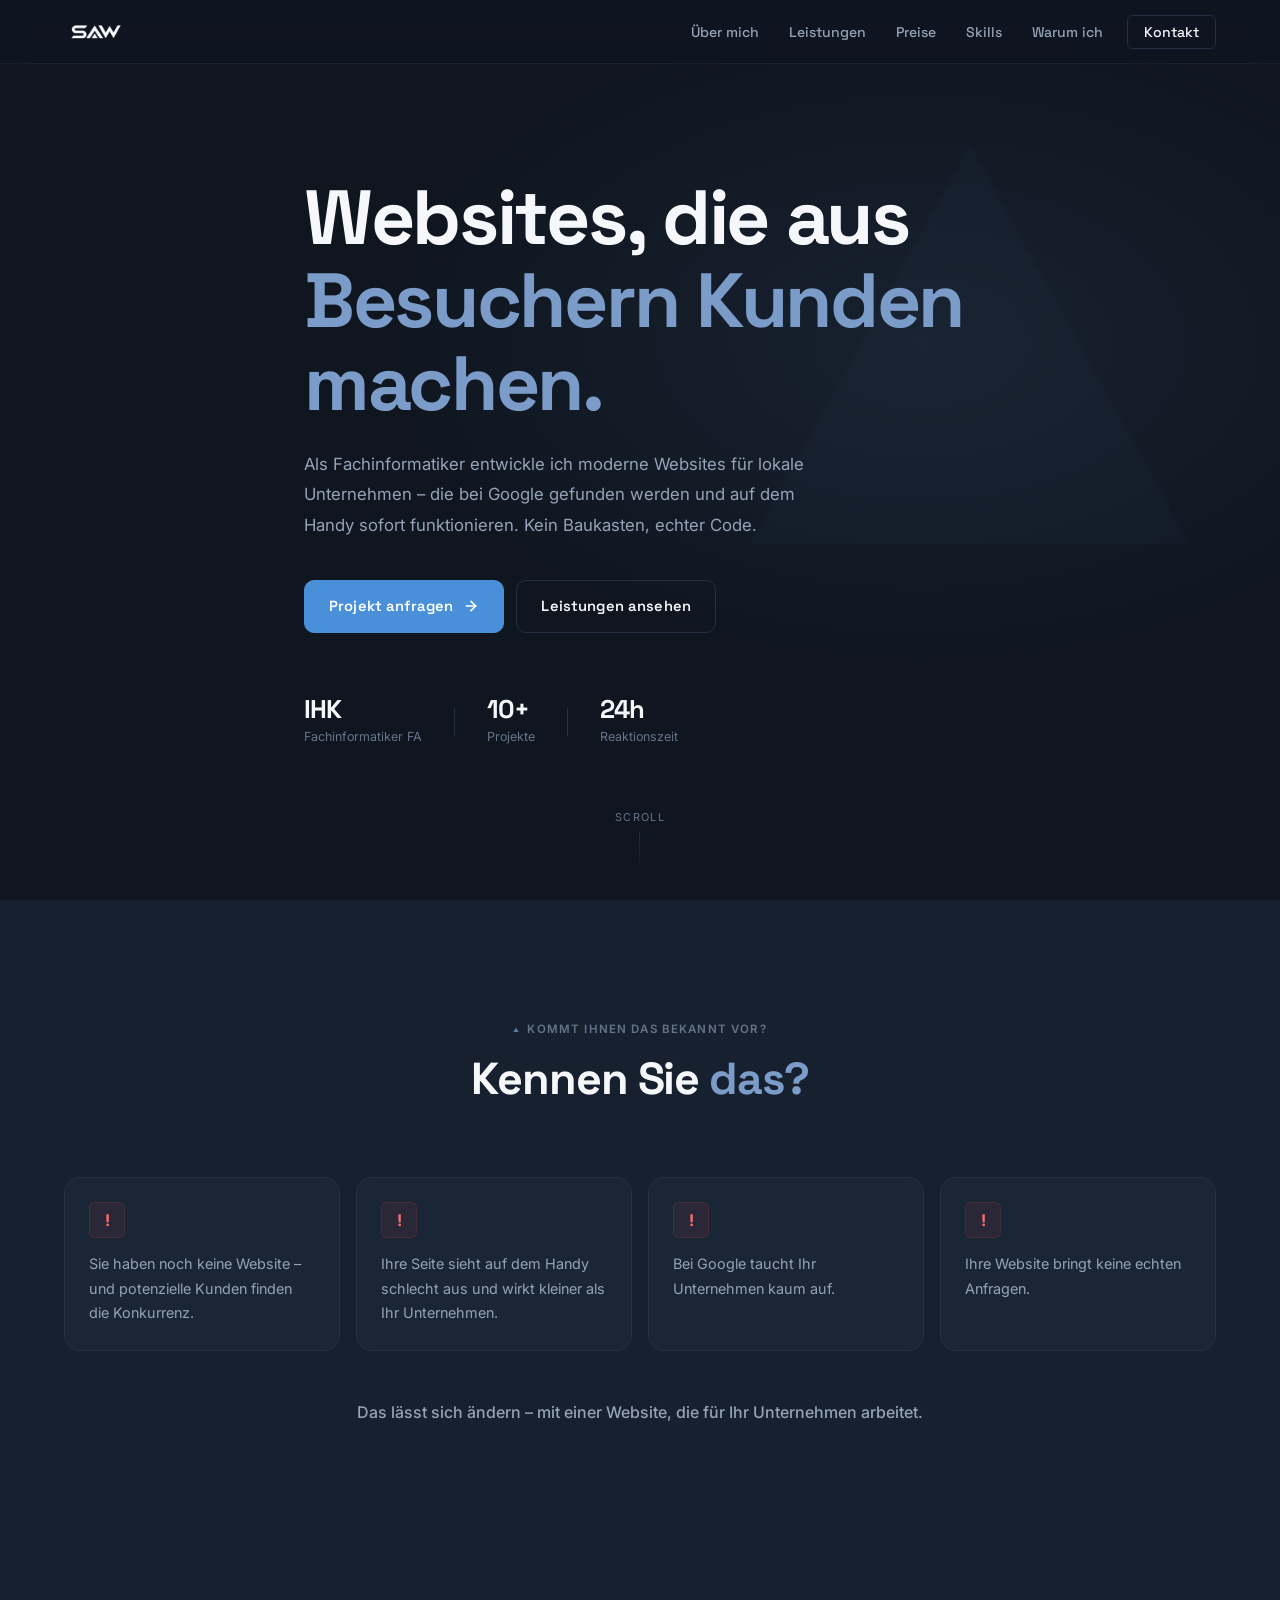
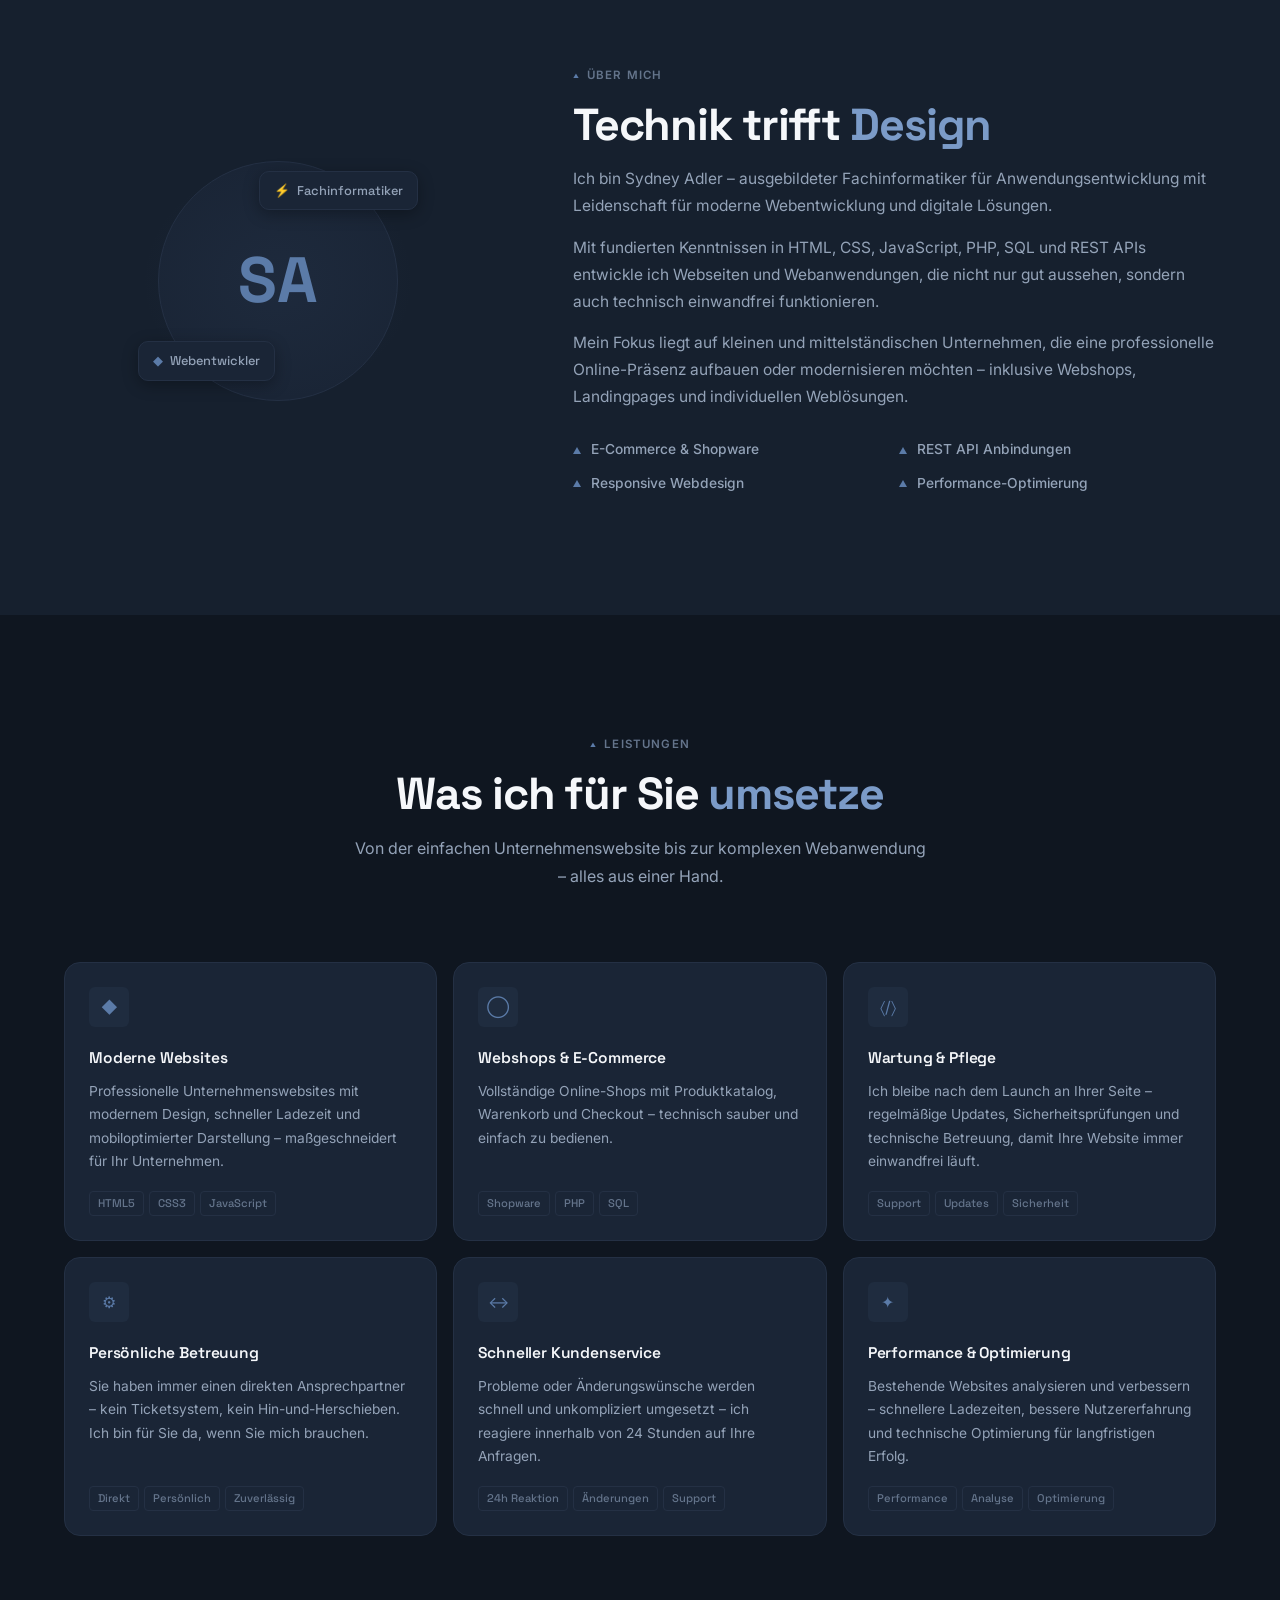
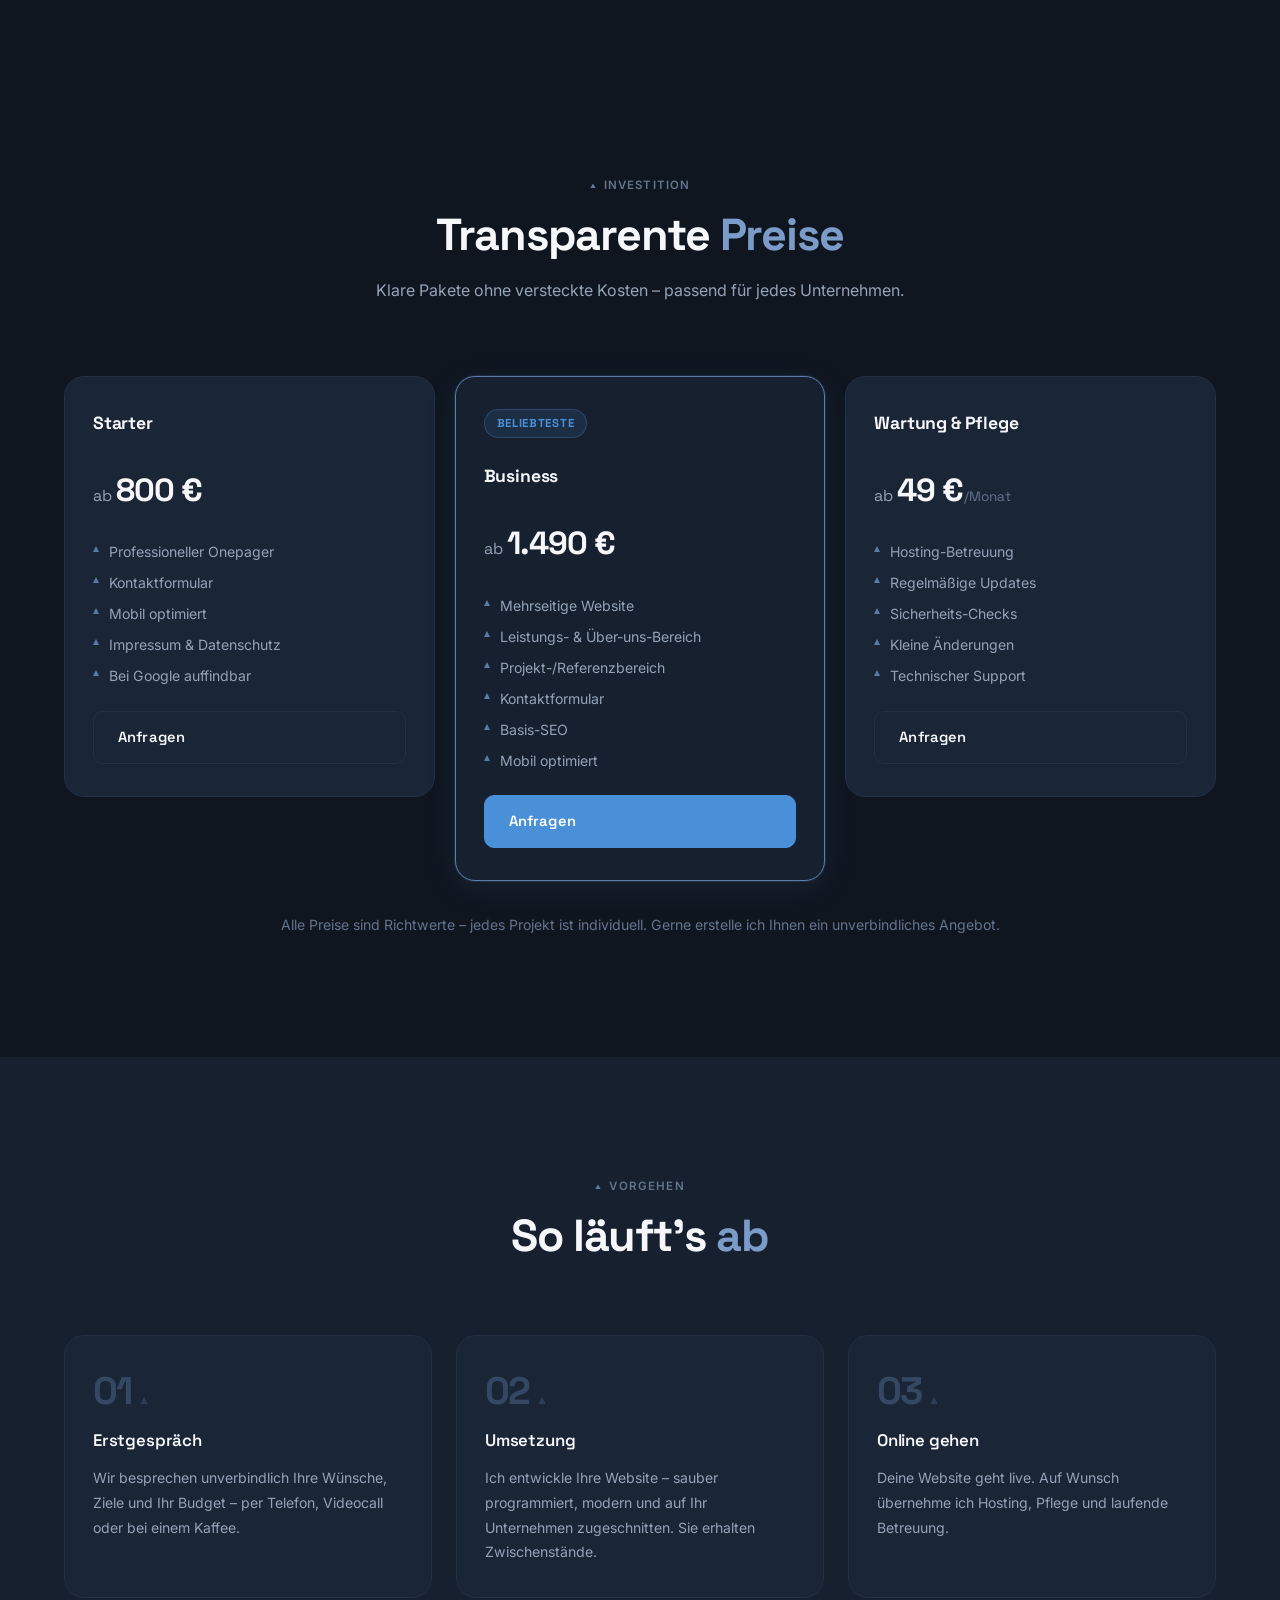
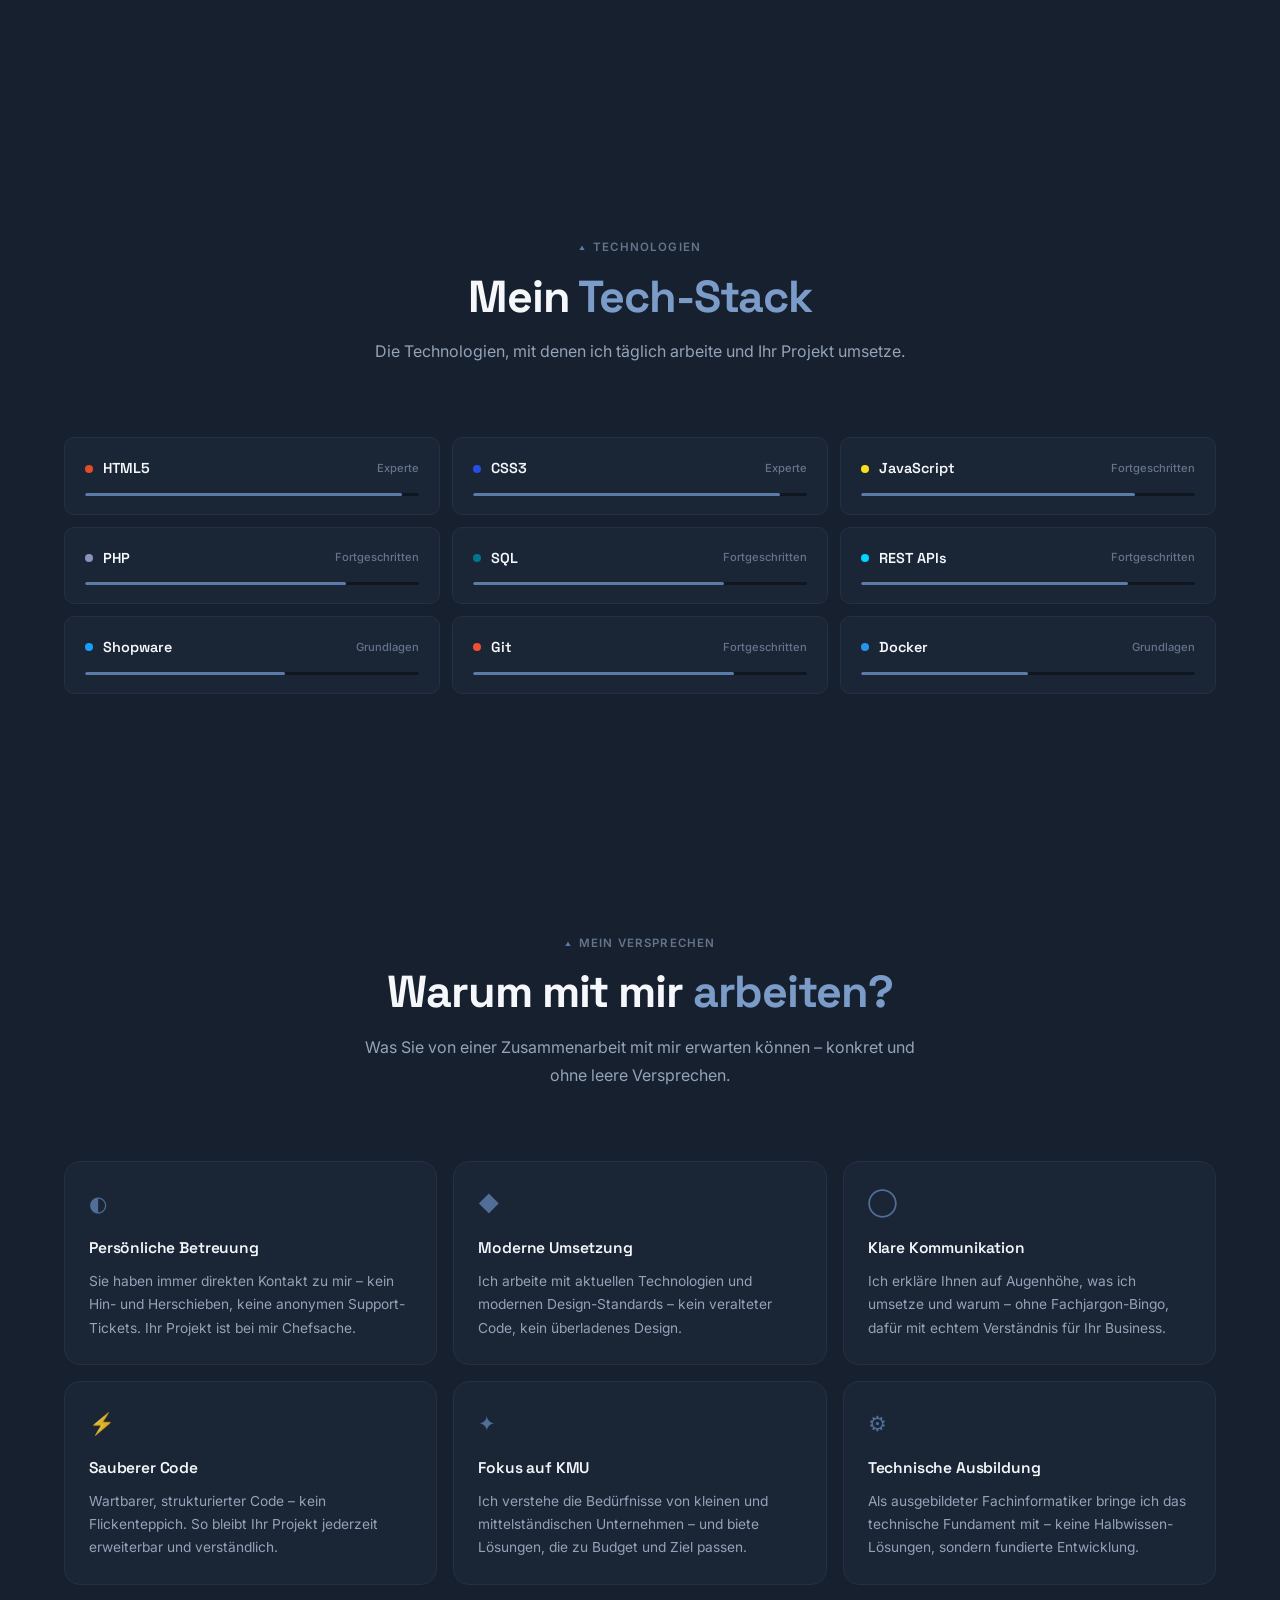
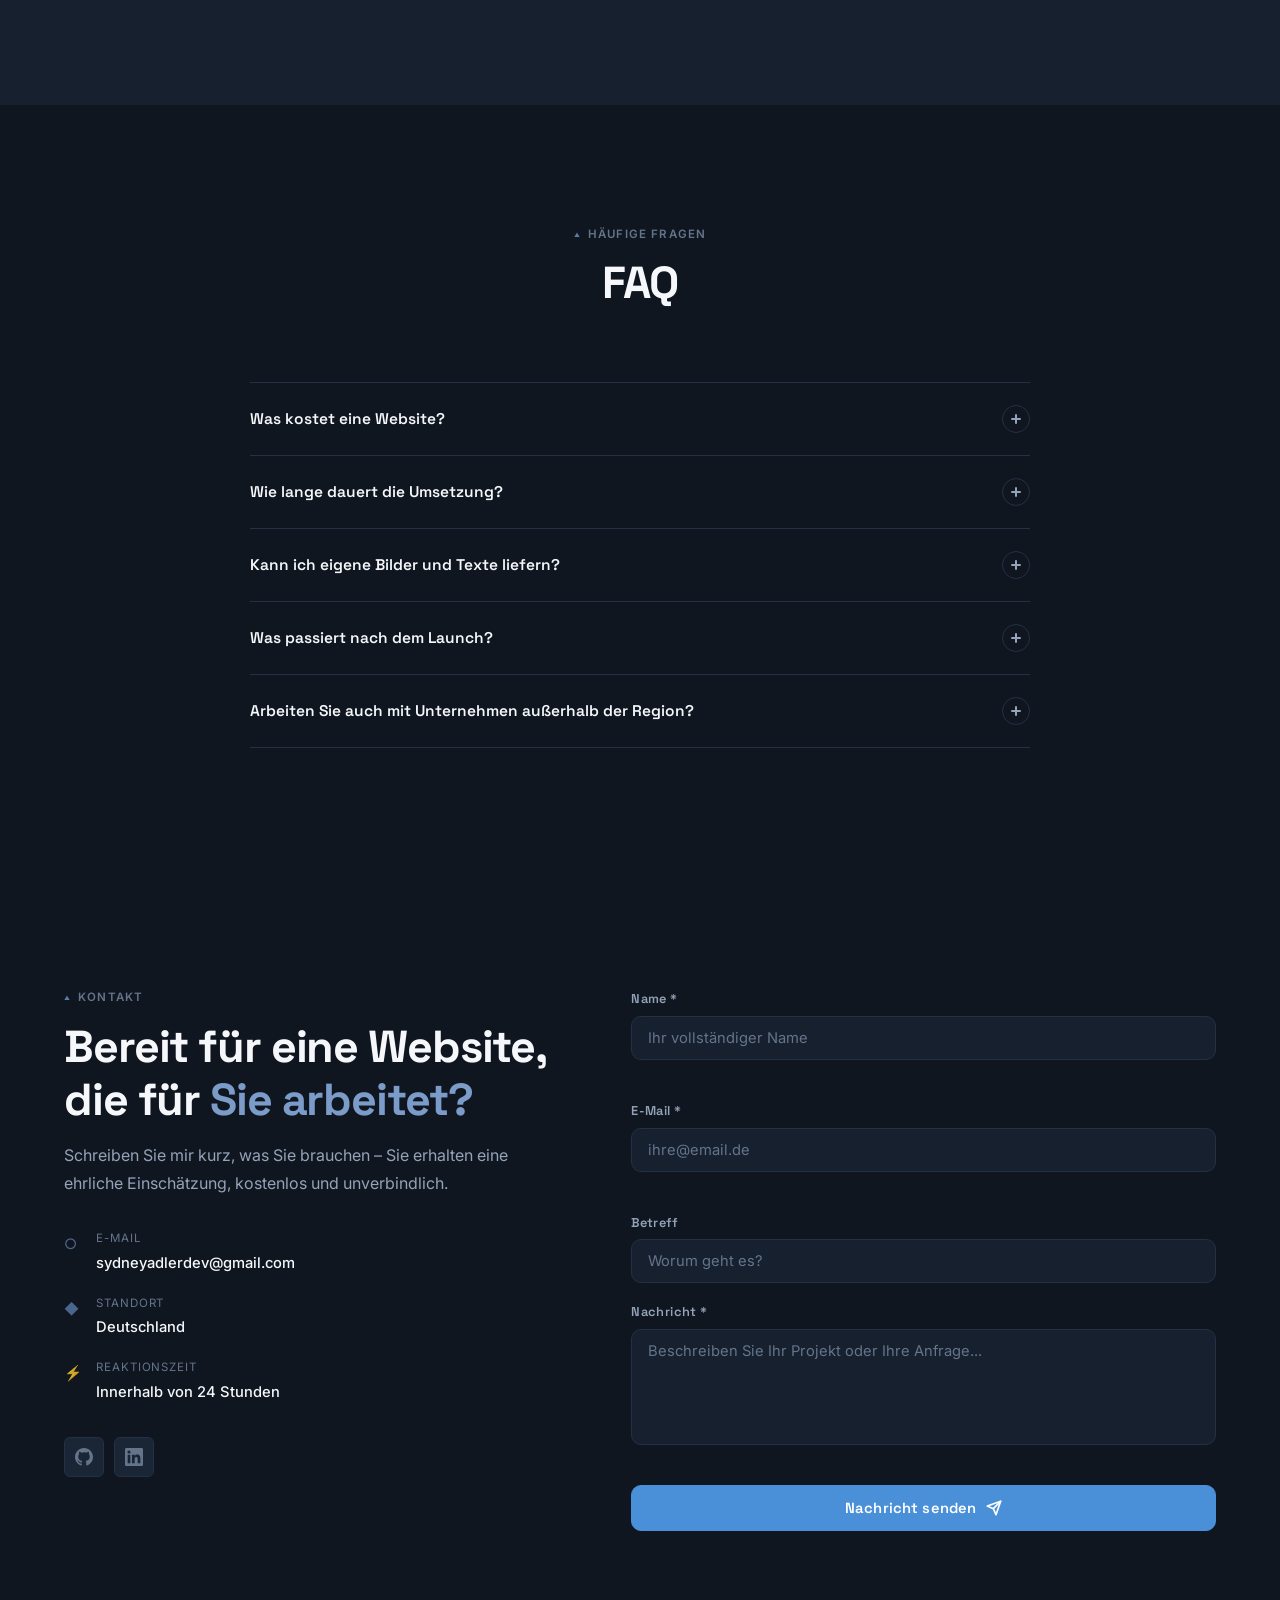
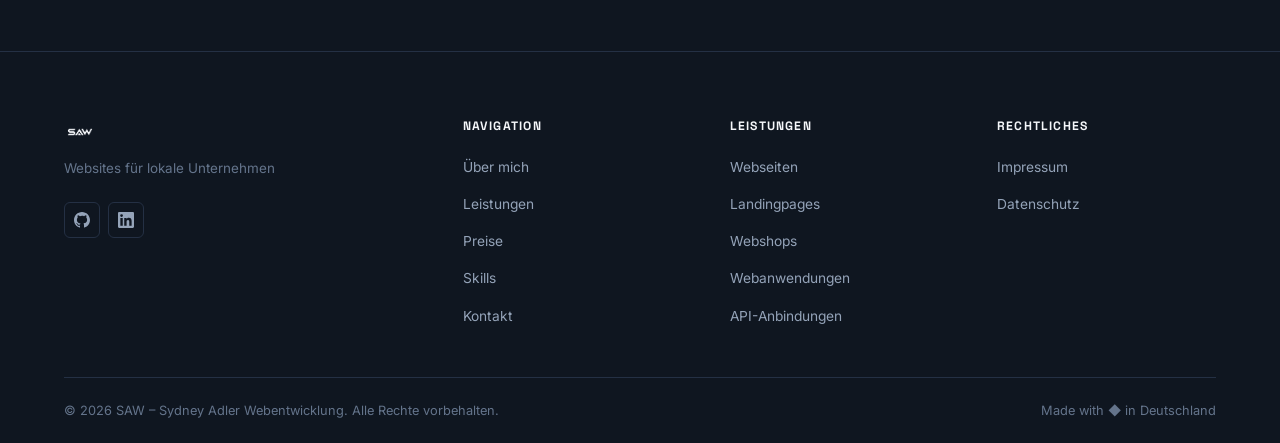
<file: Portfolio/index.html>
<!DOCTYPE html>
<html lang="de">
<head>
  <meta charset="UTF-8" />
  <meta name="viewport" content="width=device-width, initial-scale=1.0, viewport-fit=cover" />
  <meta name="description" content="SAW – Sydney Adler Webentwicklung: Professionelle Websites für lokale Unternehmen. Modernes Webdesign, das bei Google gefunden wird und auf dem Handy einwandfrei läuft." />
  <title>SAW – Sydney Adler Webentwicklung | Websites für lokale Unternehmen</title>
  <meta property="og:title" content="SAW – Sydney Adler Webentwicklung" />
  <meta property="og:site_name" content="SAW – Sydney Adler Webentwicklung" />
  <meta property="og:description" content="Professionelle Websites für lokale Unternehmen – modern, mobiloptimiert und bei Google auffindbar." />
  <meta property="og:type" content="website" />
  <meta property="og:url" content="https://sydney-adler.com" />
  <link rel="preconnect" href="https://fonts.googleapis.com" />
  <link rel="preconnect" href="https://fonts.gstatic.com" crossorigin />
  <link href="https://fonts.googleapis.com/css2?family=Space+Grotesk:wght@300;400;500;600;700&family=Inter:wght@300;400;500;600&display=swap" rel="stylesheet" />
  <link rel="stylesheet" href="style.css" />
  <link rel="icon" type="image/svg+xml" href="favicon.svg" />
</head>
<body>

  <!-- NAVBAR -->
  <nav class="navbar" id="navbar">
    <div class="navbar__container">
      <a href="#home" class="navbar__logo">
        <img src="assets/saw-logo.png" alt="SAW – Sydney Adler Webentwicklung" class="navbar__logo-img" />
      </a>
      <ul class="navbar__menu" id="navbar-menu">
        <li><a href="#about" class="navbar__link">Über mich</a></li>
        <li><a href="#services" class="navbar__link">Leistungen</a></li>
        <li><a href="#pricing" class="navbar__link">Preise</a></li>
        <li><a href="#skills" class="navbar__link">Skills</a></li>
        <li><a href="#why-me" class="navbar__link">Warum ich</a></li>
        <li><a href="#contact" class="navbar__link navbar__link--cta">Kontakt</a></li>
      </ul>
      <button class="navbar__toggle" id="navbar-toggle" aria-label="Menü öffnen" aria-expanded="false">
        <span></span><span></span><span></span>
      </button>
    </div>
  </nav>

  <!-- MOBILE OVERLAY -->
  <div class="mobile-overlay" id="mobile-overlay">
    <button class="mobile-overlay__close" id="mobile-overlay-close" aria-label="Menü schließen">&#10005;</button>
    <ul class="mobile-overlay__menu">
      <li><a href="#about" class="mobile-overlay__link">Über mich</a></li>
      <li><a href="#services" class="mobile-overlay__link">Leistungen</a></li>
      <li><a href="#pricing" class="mobile-overlay__link">Preise</a></li>
      <li><a href="#skills" class="mobile-overlay__link">Skills</a></li>
      <li><a href="#why-me" class="mobile-overlay__link">Warum ich</a></li>
      <li><a href="#contact" class="mobile-overlay__link mobile-overlay__link--cta">Kontakt</a></li>
    </ul>
    <p class="mobile-overlay__brand">SAW – Sydney Adler Webentwicklung</p>
  </div>

  <!-- HERO -->
  <section id="home" class="hero">
    <div class="container hero__content">
<h1 class="hero__title animate-fade-up" style="animation-delay:0.12s">
        Websites, die aus<br />
        <span class="gradient-text">Besuchern Kunden machen.</span>
      </h1>
      <p class="hero__subtitle animate-fade-up" style="animation-delay:0.24s">
        Als Fachinformatiker entwickle ich moderne Websites für lokale Unternehmen – die bei Google gefunden werden und auf dem Handy sofort funktionieren. Kein Baukasten, echter Code.
      </p>
      <div class="hero__buttons animate-fade-up" style="animation-delay:0.36s">
        <a href="#contact" class="btn btn--primary">
          <span>Projekt anfragen</span>
          <svg width="16" height="16" viewBox="0 0 24 24" fill="none" stroke="currentColor" stroke-width="2.5" stroke-linecap="round" stroke-linejoin="round"><line x1="5" y1="12" x2="19" y2="12"/><polyline points="12 5 19 12 12 19"/></svg>
        </a>
        <a href="#services" class="btn btn--secondary">Leistungen ansehen</a>
      </div>
      <div class="hero__stats animate-fade-up" style="animation-delay:0.48s">
        <div class="hero__stat">
          <span class="hero__stat-number">IHK</span>
          <span class="hero__stat-label">Fachinformatiker FA</span>
        </div>
        <div class="hero__stat-divider"></div>
        <div class="hero__stat">
          <span class="hero__stat-number">10+</span>
          <span class="hero__stat-label">Projekte</span>
        </div>
        <div class="hero__stat-divider"></div>
        <div class="hero__stat">
          <span class="hero__stat-number">24h</span>
          <span class="hero__stat-label">Reaktionszeit</span>
        </div>
      </div>
    </div>
    <div class="hero__scroll-indicator">
      <span class="hero__scroll-text">Scroll</span>
      <div class="hero__scroll-line"></div>
    </div>
  </section>

  <!-- PAIN POINTS -->
  <section id="pain-points" class="pain-points section">
    <div class="container">
      <div class="section__header scroll-reveal">
        <div class="section__label">Kommt Ihnen das bekannt vor?</div>
        <h2 class="section__title">Kennen Sie <span class="gradient-text">das?</span></h2>
      </div>
      <div class="pain-points__grid">
        <div class="pain-card scroll-reveal">
          <div class="pain-card__icon">&#33;</div>
          <p class="pain-card__text">Sie haben noch keine Website – und potenzielle Kunden finden die Konkurrenz.</p>
        </div>
        <div class="pain-card scroll-reveal" style="transition-delay:0.1s">
          <div class="pain-card__icon">&#33;</div>
          <p class="pain-card__text">Ihre Seite sieht auf dem Handy schlecht aus und wirkt kleiner als Ihr Unternehmen.</p>
        </div>
        <div class="pain-card scroll-reveal" style="transition-delay:0.2s">
          <div class="pain-card__icon">&#33;</div>
          <p class="pain-card__text">Bei Google taucht Ihr Unternehmen kaum auf.</p>
        </div>
        <div class="pain-card scroll-reveal" style="transition-delay:0.3s">
          <div class="pain-card__icon">&#33;</div>
          <p class="pain-card__text">Ihre Website bringt keine echten Anfragen.</p>
        </div>
      </div>
      <p class="pain-points__closing scroll-reveal">Das lässt sich ändern – mit einer Website, die für Ihr Unternehmen arbeitet.</p>
    </div>
  </section>

  <!-- ABOUT -->
  <section id="about" class="about section">
    <div class="container">
      <div class="about__grid">
        <div class="about__visual scroll-reveal">
          <div class="about__image-frame">
            <!--
              PROFILBILD: Ersetze diesen Block durch ein echtes <img>-Tag, sobald du ein Foto hast.
              Lege dein Foto z.B. unter images/profil.jpg ab und ersetze den Block so:

              <img src="images/profil.jpg"
                   alt="Sydney Adler – Webentwickler"
                   class="about__profile-img"
                   width="280" height="280" />

              Füge in style.css noch folgendes hinzu:
              .about__profile-img {
                width: 280px; height: 280px;
                border-radius: 50%;
                object-fit: cover;
                border: 2px solid rgba(0,212,255,0.25);
              }
              Und entferne den Gradient-Hintergrund von .about__image-placeholder.
            -->
            <div class="about__image-placeholder">
              <span class="about__initials">SA</span>
            </div>
            <div class="about__image-glow"></div>
            <div class="about__badge-card about__badge-card--1">
              <span class="about__badge-icon">&#9889;</span> Fachinformatiker
            </div>
            <div class="about__badge-card about__badge-card--2">
              <span class="about__badge-icon">&#9670;</span> Webentwickler
            </div>
          </div>
        </div>
        <div class="about__content scroll-reveal" style="transition-delay:0.2s">
          <div class="section__label">Über mich</div>
          <h2 class="section__title">Technik trifft <span class="gradient-text">Design</span></h2>
          <p class="about__text">
            Ich bin Sydney Adler – ausgebildeter Fachinformatiker für Anwendungsentwicklung
            mit Leidenschaft für moderne Webentwicklung und digitale Lösungen.
          </p>
          <p class="about__text">
            Mit fundierten Kenntnissen in HTML, CSS, JavaScript, PHP, SQL und REST APIs
            entwickle ich Webseiten und Webanwendungen, die nicht nur gut aussehen,
            sondern auch technisch einwandfrei funktionieren.
          </p>
          <p class="about__text">
            Mein Fokus liegt auf kleinen und mittelständischen Unternehmen, die eine
            professionelle Online-Präsenz aufbauen oder modernisieren möchten –
            inklusive Webshops, Landingpages und individuellen Weblösungen.
          </p>
          <div class="about__highlights">
            <div class="about__highlight">
              <div class="about__highlight-dot"></div>
              <span>E-Commerce &amp; Shopware</span>
            </div>
            <div class="about__highlight">
              <div class="about__highlight-dot"></div>
              <span>REST API Anbindungen</span>
            </div>
            <div class="about__highlight">
              <div class="about__highlight-dot"></div>
              <span>Responsive Webdesign</span>
            </div>
            <div class="about__highlight">
              <div class="about__highlight-dot"></div>
              <span>Performance-Optimierung</span>
            </div>
          </div>
        </div>
      </div>
    </div>
  </section>

  <!-- SERVICES -->
  <section id="services" class="services section">
    <div class="container">
      <div class="section__header scroll-reveal">
        <div class="section__label">Leistungen</div>
        <h2 class="section__title">Was ich für Sie <span class="gradient-text">umsetze</span></h2>
        <p class="section__subtitle">Von der einfachen Unternehmenswebsite bis zur komplexen Webanwendung – alles aus einer Hand.</p>
      </div>
      <div class="services__grid">

        <div class="service-card scroll-reveal">
          <div class="service-card__icon-wrap">
            <span class="service-card__icon">&#9670;</span>
          </div>
          <h3 class="service-card__title">Moderne Websites</h3>
          <p class="service-card__text">Professionelle Unternehmenswebsites mit modernem Design, schneller Ladezeit und mobiloptimierter Darstellung – maßgeschneidert für Ihr Unternehmen.</p>
          <div class="service-card__tags">
            <span>HTML5</span><span>CSS3</span><span>JavaScript</span>
          </div>
        </div>

        <div class="service-card scroll-reveal" style="transition-delay:0.16s">
          <div class="service-card__icon-wrap">
            <span class="service-card__icon">&#9711;</span>
          </div>
          <h3 class="service-card__title">Webshops &amp; E-Commerce</h3>
          <p class="service-card__text">Vollständige Online-Shops mit Produktkatalog, Warenkorb und Checkout – technisch sauber und einfach zu bedienen.</p>
          <div class="service-card__tags">
            <span>Shopware</span><span>PHP</span><span>SQL</span>
          </div>
        </div>

        <div class="service-card scroll-reveal" style="transition-delay:0.24s">
          <div class="service-card__icon-wrap">
            <span class="service-card__icon">&#9001;/&#9002;</span>
          </div>
          <h3 class="service-card__title">Wartung &amp; Pflege</h3>
          <p class="service-card__text">Ich bleibe nach dem Launch an Ihrer Seite – regelmäßige Updates, Sicherheitsprüfungen und technische Betreuung, damit Ihre Website immer einwandfrei läuft.</p>
          <div class="service-card__tags">
            <span>Support</span><span>Updates</span><span>Sicherheit</span>
          </div>
        </div>

        <div class="service-card scroll-reveal" style="transition-delay:0.32s">
          <div class="service-card__icon-wrap">
            <span class="service-card__icon">&#9881;</span>
          </div>
          <h3 class="service-card__title">Persönliche Betreuung</h3>
          <p class="service-card__text">Sie haben immer einen direkten Ansprechpartner – kein Ticketsystem, kein Hin-und-Herschieben. Ich bin für Sie da, wenn Sie mich brauchen.</p>
          <div class="service-card__tags">
            <span>Direkt</span><span>Persönlich</span><span>Zuverlässig</span>
          </div>
        </div>

        <div class="service-card scroll-reveal" style="transition-delay:0.40s">
          <div class="service-card__icon-wrap">
            <span class="service-card__icon">&#8596;</span>
          </div>
          <h3 class="service-card__title">Schneller Kundenservice</h3>
          <p class="service-card__text">Probleme oder Änderungswünsche werden schnell und unkompliziert umgesetzt – ich reagiere innerhalb von 24 Stunden auf Ihre Anfragen.</p>
          <div class="service-card__tags">
            <span>24h Reaktion</span><span>Änderungen</span><span>Support</span>
          </div>
        </div>

        <div class="service-card scroll-reveal" style="transition-delay:0.48s">
          <div class="service-card__icon-wrap">
            <span class="service-card__icon">&#10022;</span>
          </div>
          <h3 class="service-card__title">Performance &amp; Optimierung</h3>
          <p class="service-card__text">Bestehende Websites analysieren und verbessern – schnellere Ladezeiten, bessere Nutzererfahrung und technische Optimierung für langfristigen Erfolg.</p>
          <div class="service-card__tags">
            <span>Performance</span><span>Analyse</span><span>Optimierung</span>
          </div>
        </div>

      </div>
    </div>
  </section>

  <!-- PRICING -->
  <section id="pricing" class="pricing section">
    <div class="container">
      <div class="section__header scroll-reveal">
        <div class="section__label">Investition</div>
        <h2 class="section__title">Transparente <span class="gradient-text">Preise</span></h2>
        <p class="section__subtitle">Klare Pakete ohne versteckte Kosten – passend für jedes Unternehmen.</p>
      </div>
      <div class="pricing__grid">

        <div class="pricing-card scroll-reveal">
          <div class="pricing-card__name">Starter</div>
          <div class="pricing-card__price">ab <strong>800 €</strong></div>
          <ul class="pricing-card__features">
            <li>Professioneller Onepager</li>
            <li>Kontaktformular</li>
            <li>Mobil optimiert</li>
            <li>Impressum &amp; Datenschutz</li>
            <li>Bei Google auffindbar</li>
          </ul>
          <a href="#contact" class="btn btn--secondary">Anfragen</a>
        </div>

        <div class="pricing-card pricing-card--featured scroll-reveal" style="transition-delay:0.1s">
          <div class="pricing-card__badge">Beliebteste</div>
          <div class="pricing-card__name">Business</div>
          <div class="pricing-card__price">ab <strong>1.490 €</strong></div>
          <ul class="pricing-card__features">
            <li>Mehrseitige Website</li>
            <li>Leistungs- &amp; Über-uns-Bereich</li>
            <li>Projekt-/Referenzbereich</li>
            <li>Kontaktformular</li>
            <li>Basis-SEO</li>
            <li>Mobil optimiert</li>
          </ul>
          <a href="#contact" class="btn btn--primary">Anfragen</a>
        </div>

        <div class="pricing-card scroll-reveal" style="transition-delay:0.2s">
          <div class="pricing-card__name">Wartung &amp; Pflege</div>
          <div class="pricing-card__price">ab <strong>49 €</strong><span class="pricing-card__period">/Monat</span></div>
          <ul class="pricing-card__features">
            <li>Hosting-Betreuung</li>
            <li>Regelmäßige Updates</li>
            <li>Sicherheits-Checks</li>
            <li>Kleine Änderungen</li>
            <li>Technischer Support</li>
          </ul>
          <a href="#contact" class="btn btn--secondary">Anfragen</a>
        </div>

      </div>
      <p class="pricing__note scroll-reveal">Alle Preise sind Richtwerte – jedes Projekt ist individuell. Gerne erstelle ich Ihnen ein unverbindliches Angebot.</p>
    </div>
  </section>

  <!-- PROCESS -->
  <section id="process" class="process section">
    <div class="container">
      <div class="section__header scroll-reveal">
        <div class="section__label">Vorgehen</div>
        <h2 class="section__title">So läuft's <span class="gradient-text">ab</span></h2>
      </div>
      <div class="process__steps">
        <div class="process-step scroll-reveal">
          <div class="process-step__number">01</div>
          <h3 class="process-step__title">Erstgespräch</h3>
          <p class="process-step__text">Wir besprechen unverbindlich Ihre Wünsche, Ziele und Ihr Budget – per Telefon, Videocall oder bei einem Kaffee.</p>
        </div>
        <div class="process-step scroll-reveal" style="transition-delay:0.12s">
          <div class="process-step__number">02</div>
          <h3 class="process-step__title">Umsetzung</h3>
          <p class="process-step__text">Ich entwickle Ihre Website – sauber programmiert, modern und auf Ihr Unternehmen zugeschnitten. Sie erhalten Zwischenstände.</p>
        </div>
        <div class="process-step scroll-reveal" style="transition-delay:0.24s">
          <div class="process-step__number">03</div>
          <h3 class="process-step__title">Online gehen</h3>
          <p class="process-step__text">Deine Website geht live. Auf Wunsch übernehme ich Hosting, Pflege und laufende Betreuung.</p>
        </div>
      </div>
    </div>
  </section>

  <!-- SKILLS -->
  <section id="skills" class="skills section">
    <div class="container">
      <div class="section__header scroll-reveal">
        <div class="section__label">Technologien</div>
        <h2 class="section__title">Mein <span class="gradient-text">Tech-Stack</span></h2>
        <p class="section__subtitle">Die Technologien, mit denen ich täglich arbeite und Ihr Projekt umsetze.</p>
      </div>
      <div class="skills__grid">

        <div class="skill-card scroll-reveal" style="transition-delay:0.00s">
          <div class="skill-card__header">
            <div class="skill-card__dot" style="background:#e34c26"></div>
            <span class="skill-card__name">HTML5</span>
            <span class="skill-card__level">Experte</span>
          </div>
          <div class="skill-card__bar"><div class="skill-card__fill" data-width="95"></div></div>
        </div>

        <div class="skill-card scroll-reveal" style="transition-delay:0.05s">
          <div class="skill-card__header">
            <div class="skill-card__dot" style="background:#264de4"></div>
            <span class="skill-card__name">CSS3</span>
            <span class="skill-card__level">Experte</span>
          </div>
          <div class="skill-card__bar"><div class="skill-card__fill" data-width="92"></div></div>
        </div>

        <div class="skill-card scroll-reveal" style="transition-delay:0.10s">
          <div class="skill-card__header">
            <div class="skill-card__dot" style="background:#f7df1e"></div>
            <span class="skill-card__name">JavaScript</span>
            <span class="skill-card__level">Fortgeschritten</span>
          </div>
          <div class="skill-card__bar"><div class="skill-card__fill" data-width="82"></div></div>
        </div>

        <div class="skill-card scroll-reveal" style="transition-delay:0.15s">
          <div class="skill-card__header">
            <div class="skill-card__dot" style="background:#8993be"></div>
            <span class="skill-card__name">PHP</span>
            <span class="skill-card__level">Fortgeschritten</span>
          </div>
          <div class="skill-card__bar"><div class="skill-card__fill" data-width="78"></div></div>
        </div>

        <div class="skill-card scroll-reveal" style="transition-delay:0.20s">
          <div class="skill-card__header">
            <div class="skill-card__dot" style="background:#00758f"></div>
            <span class="skill-card__name">SQL</span>
            <span class="skill-card__level">Fortgeschritten</span>
          </div>
          <div class="skill-card__bar"><div class="skill-card__fill" data-width="75"></div></div>
        </div>

        <div class="skill-card scroll-reveal" style="transition-delay:0.25s">
          <div class="skill-card__header">
            <div class="skill-card__dot" style="background:#00d4ff"></div>
            <span class="skill-card__name">REST APIs</span>
            <span class="skill-card__level">Fortgeschritten</span>
          </div>
          <div class="skill-card__bar"><div class="skill-card__fill" data-width="80"></div></div>
        </div>

        <div class="skill-card scroll-reveal" style="transition-delay:0.30s">
          <div class="skill-card__header">
            <div class="skill-card__dot" style="background:#189eff"></div>
            <span class="skill-card__name">Shopware</span>
            <span class="skill-card__level">Grundlagen</span>
          </div>
          <div class="skill-card__bar"><div class="skill-card__fill" data-width="60"></div></div>
        </div>

        <div class="skill-card scroll-reveal" style="transition-delay:0.35s">
          <div class="skill-card__header">
            <div class="skill-card__dot" style="background:#f05032"></div>
            <span class="skill-card__name">Git</span>
            <span class="skill-card__level">Fortgeschritten</span>
          </div>
          <div class="skill-card__bar"><div class="skill-card__fill" data-width="78"></div></div>
        </div>

        <div class="skill-card scroll-reveal" style="transition-delay:0.40s">
          <div class="skill-card__header">
            <div class="skill-card__dot" style="background:#2496ed"></div>
            <span class="skill-card__name">Docker</span>
            <span class="skill-card__level">Grundlagen</span>
          </div>
          <div class="skill-card__bar"><div class="skill-card__fill" data-width="50"></div></div>
        </div>

      </div>
    </div>
  </section>

  <!-- WHY ME -->
  <section id="why-me" class="why-me section">
    <div class="container">
      <div class="section__header scroll-reveal">
        <div class="section__label">Mein Versprechen</div>
        <h2 class="section__title">Warum mit mir <span class="gradient-text">arbeiten?</span></h2>
        <p class="section__subtitle">Was Sie von einer Zusammenarbeit mit mir erwarten können – konkret und ohne leere Versprechen.</p>
      </div>
      <div class="why-me__grid">

        <div class="why-card scroll-reveal">
          <div class="why-card__icon">&#9680;</div>
          <h3 class="why-card__title">Persönliche Betreuung</h3>
          <p class="why-card__text">Sie haben immer direkten Kontakt zu mir – kein Hin- und Herschieben, keine anonymen Support-Tickets. Ihr Projekt ist bei mir Chefsache.</p>
        </div>

        <div class="why-card scroll-reveal" style="transition-delay:0.08s">
          <div class="why-card__icon">&#9670;</div>
          <h3 class="why-card__title">Moderne Umsetzung</h3>
          <p class="why-card__text">Ich arbeite mit aktuellen Technologien und modernen Design-Standards – kein veralteter Code, kein überladenes Design.</p>
        </div>

        <div class="why-card scroll-reveal" style="transition-delay:0.16s">
          <div class="why-card__icon">&#9711;</div>
          <h3 class="why-card__title">Klare Kommunikation</h3>
          <p class="why-card__text">Ich erkläre Ihnen auf Augenhöhe, was ich umsetze und warum – ohne Fachjargon-Bingo, dafür mit echtem Verständnis für Ihr Business.</p>
        </div>

        <div class="why-card scroll-reveal" style="transition-delay:0.24s">
          <div class="why-card__icon">&#9889;</div>
          <h3 class="why-card__title">Sauberer Code</h3>
          <p class="why-card__text">Wartbarer, strukturierter Code – kein Flickenteppich. So bleibt Ihr Projekt jederzeit erweiterbar und verständlich.</p>
        </div>

        <div class="why-card scroll-reveal" style="transition-delay:0.32s">
          <div class="why-card__icon">&#10022;</div>
          <h3 class="why-card__title">Fokus auf KMU</h3>
          <p class="why-card__text">Ich verstehe die Bedürfnisse von kleinen und mittelständischen Unternehmen – und biete Lösungen, die zu Budget und Ziel passen.</p>
        </div>

        <div class="why-card scroll-reveal" style="transition-delay:0.40s">
          <div class="why-card__icon">&#9881;</div>
          <h3 class="why-card__title">Technische Ausbildung</h3>
          <p class="why-card__text">Als ausgebildeter Fachinformatiker bringe ich das technische Fundament mit – keine Halbwissen-Lösungen, sondern fundierte Entwicklung.</p>
        </div>

      </div>
    </div>
  </section>

  <!-- FAQ -->
  <section id="faq" class="faq section">
    <div class="container">
      <div class="section__header scroll-reveal">
        <div class="section__label">Häufige Fragen</div>
        <h2 class="section__title">FAQ</h2>
      </div>
      <div class="faq__list">

        <div class="faq-item scroll-reveal">
          <button class="faq-item__question" aria-expanded="false">
            Was kostet eine Website?
            <span class="faq-item__icon" aria-hidden="true"></span>
          </button>
          <div class="faq-item__answer">
            <p>Ein Onepager startet bei 800 €, eine mehrseitige Business-Website ab 1.490 €. Den genauen Preis erhalten Sie nach einem kurzen Gespräch.</p>
          </div>
        </div>

        <div class="faq-item scroll-reveal">
          <button class="faq-item__question" aria-expanded="false">
            Wie lange dauert die Umsetzung?
            <span class="faq-item__icon" aria-hidden="true"></span>
          </button>
          <div class="faq-item__answer">
            <p>Die meisten Websites sind in 2–4 Wochen fertig – abhängig vom Umfang und wie schnell Bilder und Texte vorliegen.</p>
          </div>
        </div>

        <div class="faq-item scroll-reveal">
          <button class="faq-item__question" aria-expanded="false">
            Kann ich eigene Bilder und Texte liefern?
            <span class="faq-item__icon" aria-hidden="true"></span>
          </button>
          <div class="faq-item__answer">
            <p>Sehr gerne! Echte Bilder wirken fast immer besser als Stockfotos. Ich helfe Ihnen bei Auswahl und Aufbereitung.</p>
          </div>
        </div>

        <div class="faq-item scroll-reveal">
          <button class="faq-item__question" aria-expanded="false">
            Was passiert nach dem Launch?
            <span class="faq-item__icon" aria-hidden="true"></span>
          </button>
          <div class="faq-item__answer">
            <p>Sie können die Seite selbst pflegen oder mein Wartungspaket buchen – mit Updates, Backups und schnellem Support.</p>
          </div>
        </div>

        <div class="faq-item scroll-reveal">
          <button class="faq-item__question" aria-expanded="false">
            Arbeiten Sie auch mit Unternehmen außerhalb der Region?
            <span class="faq-item__icon" aria-hidden="true"></span>
          </button>
          <div class="faq-item__answer">
            <p>Ja, der Großteil läuft ohnehin digital. Persönliche Treffen sind in der Region rund um Uder problemlos möglich, alles andere klappt bequem per Telefon oder Videocall.</p>
          </div>
        </div>

      </div>
    </div>
  </section>

  <!-- CONTACT -->
  <section id="contact" class="contact section">
    <div class="container">
      <div class="contact__grid">
        <div class="contact__info scroll-reveal">
          <div class="section__label">Kontakt</div>
          <h2 class="section__title">Bereit für eine Website, die für <span class="gradient-text">Sie arbeitet?</span></h2>
          <p class="contact__text">Schreiben Sie mir kurz, was Sie brauchen – Sie erhalten eine ehrliche Einschätzung, kostenlos und unverbindlich.</p>
          <div class="contact__details">
            <div class="contact__detail">
              <span class="contact__detail-icon">&#9675;</span>
              <div class="contact__detail-body">
                <span class="contact__detail-label">E-Mail</span>
                <span class="contact__detail-value">sydneyadlerdev@gmail.com</span>
              </div>
            </div>
            <div class="contact__detail">
              <span class="contact__detail-icon">&#9670;</span>
              <div class="contact__detail-body">
                <span class="contact__detail-label">Standort</span>
                <span class="contact__detail-value">Deutschland</span>
              </div>
            </div>
            <div class="contact__detail">
              <span class="contact__detail-icon">&#9889;</span>
              <div class="contact__detail-body">
                <span class="contact__detail-label">Reaktionszeit</span>
                <span class="contact__detail-value">Innerhalb von 24 Stunden</span>
              </div>
            </div>
          </div>
          <!-- Social Media – hier später die echten Profil-URLs eintragen -->
          <div class="contact__social">
            <a href="https://github.com/sydneyadlr" class="contact__social-link" aria-label="GitHub" target="_blank" rel="noopener noreferrer">
              <svg xmlns="http://www.w3.org/2000/svg" width="18" height="18" viewBox="0 0 24 24" fill="currentColor" aria-hidden="true"><path d="M12 0C5.374 0 0 5.373 0 12c0 5.302 3.438 9.8 8.207 11.387.599.111.793-.261.793-.577v-2.234c-3.338.726-4.033-1.416-4.033-1.416-.546-1.387-1.333-1.756-1.333-1.756-1.089-.745.083-.729.083-.729 1.205.084 1.839 1.237 1.839 1.237 1.07 1.834 2.807 1.304 3.492.997.107-.775.418-1.305.762-1.604-2.665-.305-5.467-1.334-5.467-5.931 0-1.311.469-2.381 1.236-3.221-.124-.303-.535-1.524.117-3.176 0 0 1.008-.322 3.301 1.23A11.509 11.509 0 0 1 12 5.803c1.02.005 2.047.138 3.006.404 2.291-1.552 3.297-1.23 3.297-1.23.653 1.653.242 2.874.118 3.176.77.84 1.235 1.911 1.235 3.221 0 4.609-2.807 5.624-5.479 5.921.43.372.823 1.102.823 2.222v3.293c0 .319.192.694.801.576C20.566 21.797 24 17.3 24 12c0-6.627-5.373-12-12-12z"/></svg>
            </a>
            <a href="https://www.linkedin.com/in/sydney-adler-9482ab36b/" class="contact__social-link" aria-label="LinkedIn" target="_blank" rel="noopener noreferrer">
              <svg xmlns="http://www.w3.org/2000/svg" width="18" height="18" viewBox="0 0 24 24" fill="currentColor" aria-hidden="true"><path d="M20.447 20.452h-3.554v-5.569c0-1.328-.027-3.037-1.852-3.037-1.853 0-2.136 1.445-2.136 2.939v5.667H9.351V9h3.414v1.561h.046c.477-.9 1.637-1.85 3.37-1.85 3.601 0 4.267 2.37 4.267 5.455v6.286zM5.337 7.433a2.062 2.062 0 0 1-2.063-2.065 2.064 2.064 0 1 1 2.063 2.065zm1.782 13.019H3.555V9h3.564v11.452zM22.225 0H1.771C.792 0 0 .774 0 1.729v20.542C0 23.227.792 24 1.771 24h20.451C23.2 24 24 23.227 24 22.271V1.729C24 .774 23.2 0 22.222 0h.003z"/></svg>
            </a>
          </div>
        </div>
        <div class="contact__form-wrapper scroll-reveal" style="transition-delay:0.2s">
          <form class="contact-form" id="contact-form" novalidate>
            <div class="form-group">
              <label class="form-label" for="name">Name *</label>
              <input type="text" id="name" name="name" class="form-input" placeholder="Ihr vollständiger Name" required />
              <span class="form-error" id="name-error"></span>
            </div>
            <div class="form-group">
              <label class="form-label" for="email">E-Mail *</label>
              <input type="email" id="email" name="email" class="form-input" placeholder="ihre@email.de" required />
              <span class="form-error" id="email-error"></span>
            </div>
            <div class="form-group">
              <label class="form-label" for="subject">Betreff</label>
              <input type="text" id="subject" name="subject" class="form-input" placeholder="Worum geht es?" />
            </div>
            <div class="form-group">
              <label class="form-label" for="message">Nachricht *</label>
              <textarea id="message" name="message" class="form-textarea" placeholder="Beschreiben Sie Ihr Projekt oder Ihre Anfrage..." rows="5" required></textarea>
              <span class="form-error" id="message-error"></span>
            </div>
            <button type="submit" class="btn btn--primary btn--full">
              <span>Nachricht senden</span>
              <svg width="16" height="16" viewBox="0 0 24 24" fill="none" stroke="currentColor" stroke-width="2.5" stroke-linecap="round" stroke-linejoin="round"><line x1="22" y1="2" x2="11" y2="13"/><polygon points="22 2 15 22 11 13 2 9 22 2"/></svg>
            </button>
            <div class="form-success" id="form-success">
              <span>&#10022;</span> Nachricht gesendet! Ich melde mich innerhalb von 24 Stunden.
            </div>
            <!-- Globale Fehlermeldung – erscheint wenn der n8n Webhook nicht erreichbar ist -->
            <div class="form-error-global" id="form-error-global">
              <span>&#9888;</span>&nbsp; Fehler beim Senden. Bitte versuch es erneut oder schreib mir direkt: <strong>sydneyadlerdev@gmail.com</strong>
            </div>
          </form>
        </div>
      </div>
    </div>
  </section>

  <!-- FOOTER -->
  <footer class="footer">
    <div class="container">
      <div class="footer__grid">
        <div class="footer__brand">
          <a href="#home" class="footer__logo">
            <img src="assets/saw-logo.png" alt="SAW – Sydney Adler Webentwicklung" class="footer__logo-img" />
          </a>
          <p class="footer__tagline">Websites für lokale Unternehmen</p>
          <div class="footer__social">
            <a href="https://github.com/sydneyadlr" class="footer__social-link" aria-label="GitHub" target="_blank" rel="noopener noreferrer">
              <svg xmlns="http://www.w3.org/2000/svg" width="16" height="16" viewBox="0 0 24 24" fill="currentColor" aria-hidden="true"><path d="M12 0C5.374 0 0 5.373 0 12c0 5.302 3.438 9.8 8.207 11.387.599.111.793-.261.793-.577v-2.234c-3.338.726-4.033-1.416-4.033-1.416-.546-1.387-1.333-1.756-1.333-1.756-1.089-.745.083-.729.083-.729 1.205.084 1.839 1.237 1.839 1.237 1.07 1.834 2.807 1.304 3.492.997.107-.775.418-1.305.762-1.604-2.665-.305-5.467-1.334-5.467-5.931 0-1.311.469-2.381 1.236-3.221-.124-.303-.535-1.524.117-3.176 0 0 1.008-.322 3.301 1.23A11.509 11.509 0 0 1 12 5.803c1.02.005 2.047.138 3.006.404 2.291-1.552 3.297-1.23 3.297-1.23.653 1.653.242 2.874.118 3.176.77.84 1.235 1.911 1.235 3.221 0 4.609-2.807 5.624-5.479 5.921.43.372.823 1.102.823 2.222v3.293c0 .319.192.694.801.576C20.566 21.797 24 17.3 24 12c0-6.627-5.373-12-12-12z"/></svg>
            </a>
            <a href="https://www.linkedin.com/in/sydney-adler-9482ab36b/" class="footer__social-link" aria-label="LinkedIn" target="_blank" rel="noopener noreferrer">
              <svg xmlns="http://www.w3.org/2000/svg" width="16" height="16" viewBox="0 0 24 24" fill="currentColor" aria-hidden="true"><path d="M20.447 20.452h-3.554v-5.569c0-1.328-.027-3.037-1.852-3.037-1.853 0-2.136 1.445-2.136 2.939v5.667H9.351V9h3.414v1.561h.046c.477-.9 1.637-1.85 3.37-1.85 3.601 0 4.267 2.37 4.267 5.455v6.286zM5.337 7.433a2.062 2.062 0 0 1-2.063-2.065 2.064 2.064 0 1 1 2.063 2.065zm1.782 13.019H3.555V9h3.564v11.452zM22.225 0H1.771C.792 0 0 .774 0 1.729v20.542C0 23.227.792 24 1.771 24h20.451C23.2 24 24 23.227 24 22.271V1.729C24 .774 23.2 0 22.222 0h.003z"/></svg>
            </a>
          </div>
        </div>
        <div class="footer__nav">
          <h4 class="footer__nav-title">Navigation</h4>
          <ul class="footer__nav-list">
            <li><a href="#about">Über mich</a></li>
            <li><a href="#services">Leistungen</a></li>
            <li><a href="#pricing">Preise</a></li>
            <li><a href="#skills">Skills</a></li>
            <li><a href="#contact">Kontakt</a></li>
          </ul>
        </div>
        <div class="footer__nav">
          <h4 class="footer__nav-title">Leistungen</h4>
          <ul class="footer__nav-list">
            <li><a href="#services">Webseiten</a></li>
            <li><a href="#services">Landingpages</a></li>
            <li><a href="#services">Webshops</a></li>
            <li><a href="#services">Webanwendungen</a></li>
            <li><a href="#services">API-Anbindungen</a></li>
          </ul>
        </div>
        <div class="footer__nav">
          <h4 class="footer__nav-title">Rechtliches</h4>
          <ul class="footer__nav-list">
            <li><a href="impressum.html">Impressum</a></li>
            <li><a href="datenschutz.html">Datenschutz</a></li>
          </ul>
        </div>
      </div>
      <div class="footer__bottom">
        <p>&copy; 2026 SAW – Sydney Adler Webentwicklung. Alle Rechte vorbehalten.</p>
        <p class="footer__made">Made with &#9670; in Deutschland</p>
      </div>
    </div>
  </footer>

  <script src="script.js"></script>
</body>
</html>
</file>
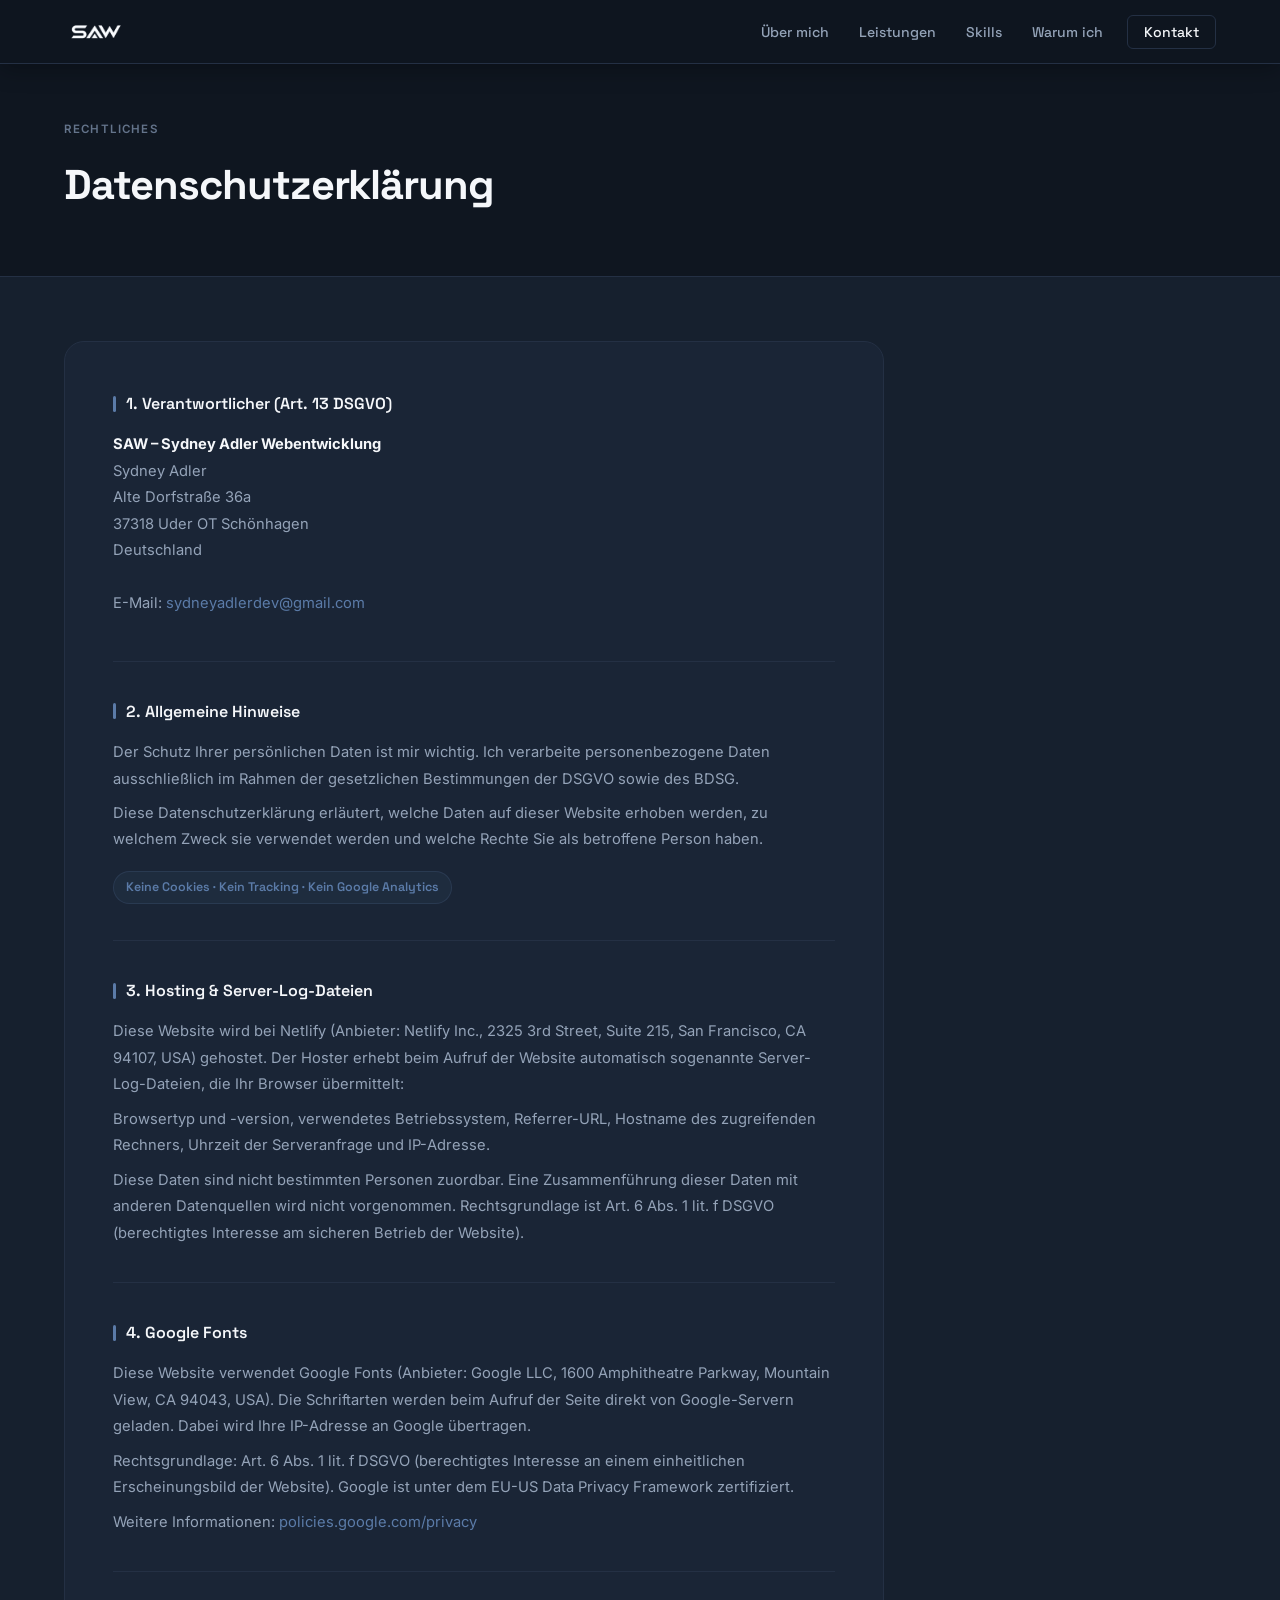
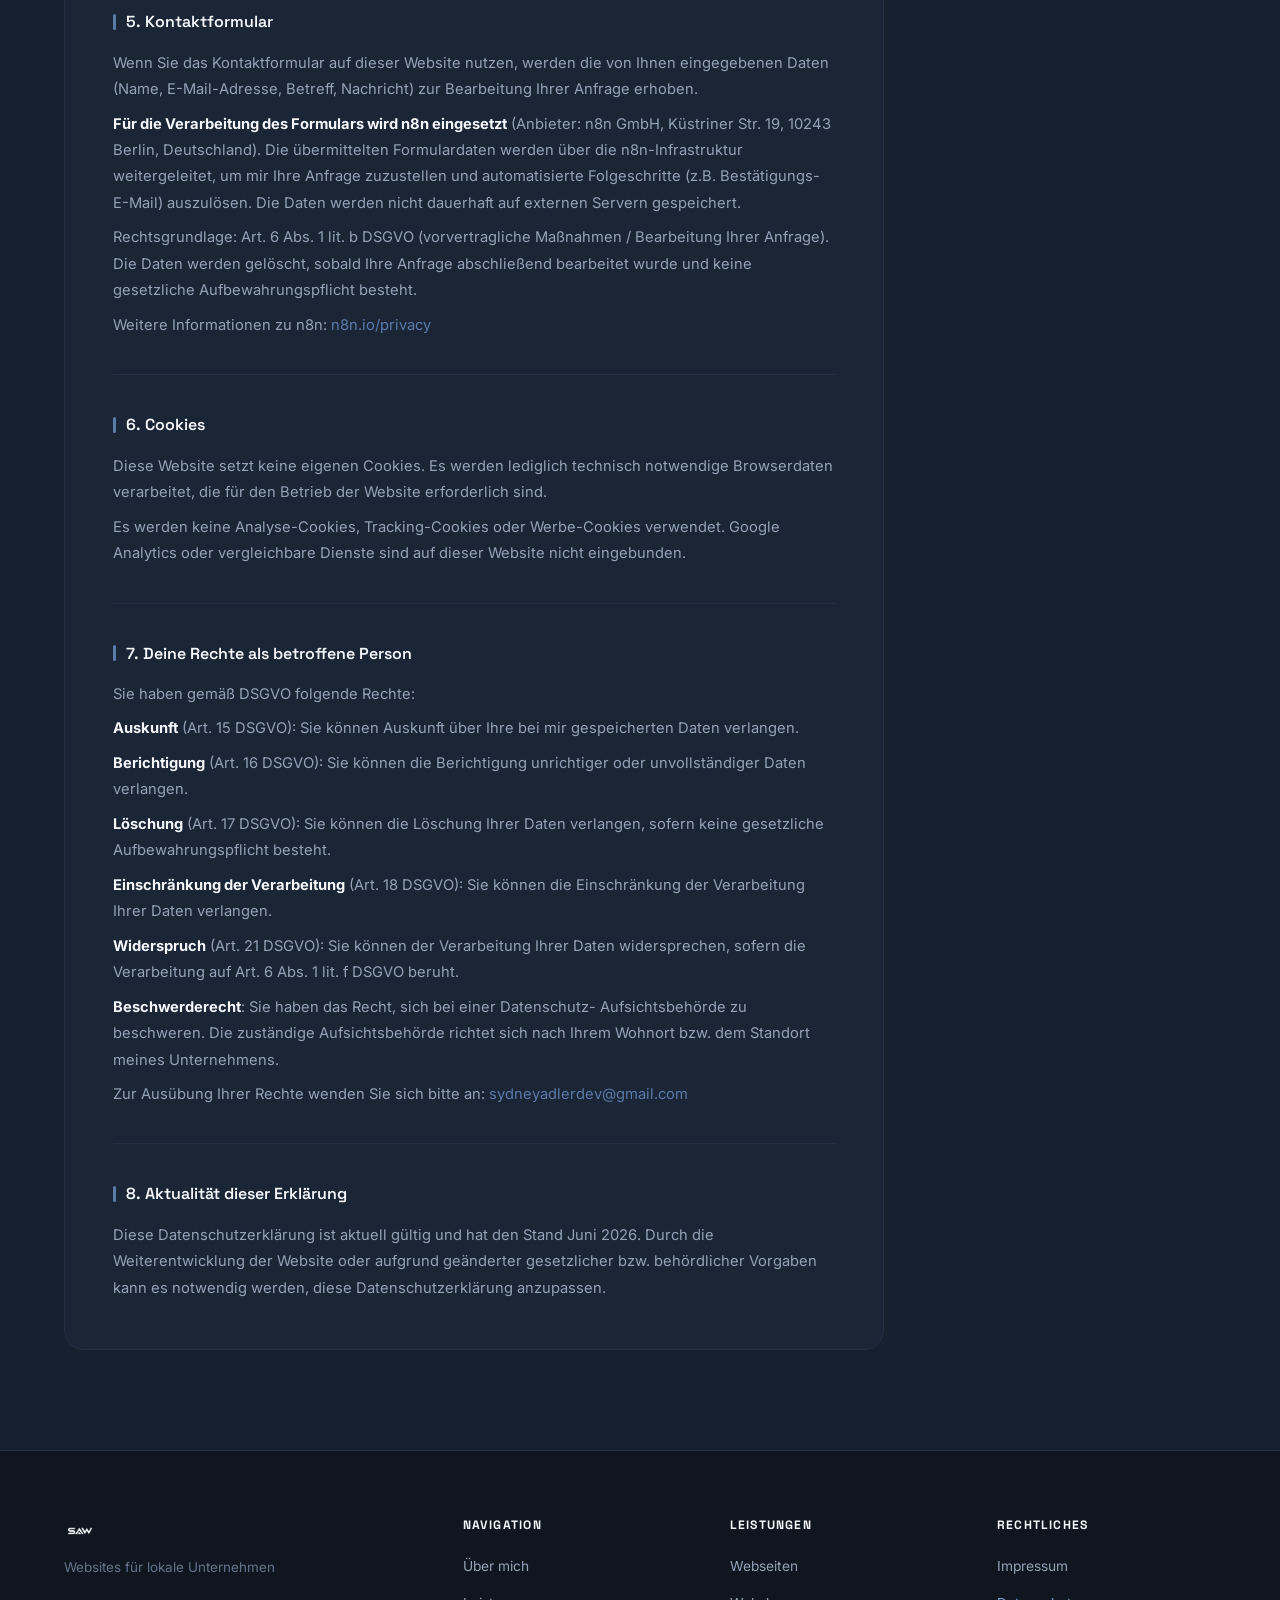
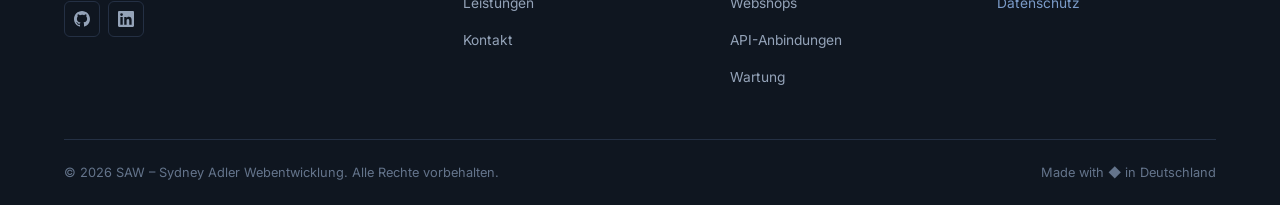
<file: Portfolio/datenschutz.html>
<!DOCTYPE html>
<html lang="de">
<head>
  <meta charset="UTF-8" />
  <meta name="viewport" content="width=device-width, initial-scale=1.0" />
  <!-- Datenschutz soll nicht von Suchmaschinen indexiert werden -->
  <meta name="robots" content="noindex, nofollow" />
  <title>Datenschutzerklärung | SAW – Sydney Adler Webentwicklung</title>
  <link rel="preconnect" href="https://fonts.googleapis.com" />
  <link rel="preconnect" href="https://fonts.gstatic.com" crossorigin />
  <link href="https://fonts.googleapis.com/css2?family=Space+Grotesk:wght@300;400;500;600;700&family=Inter:wght@300;400;500;600&display=swap" rel="stylesheet" />
  <link rel="stylesheet" href="style.css" />
  <link rel="icon" type="image/svg+xml" href="favicon.svg" />
</head>
<body>

  <!-- NAVBAR – Links zeigen zurück auf index.html -->
  <nav class="navbar scrolled" id="navbar">
    <div class="navbar__container">
      <a href="index.html" class="navbar__logo">
        <img src="assets/saw-logo.png" alt="SAW – Sydney Adler Webentwicklung" class="navbar__logo-img" />
      </a>
      <ul class="navbar__menu">
        <li><a href="index.html#about" class="navbar__link">Über mich</a></li>
        <li><a href="index.html#services" class="navbar__link">Leistungen</a></li>
        <li><a href="index.html#skills" class="navbar__link">Skills</a></li>
        <li><a href="index.html#why-me" class="navbar__link">Warum ich</a></li>
        <li><a href="index.html#contact" class="navbar__link navbar__link--cta">Kontakt</a></li>
      </ul>
      <button class="navbar__toggle" id="navbar-toggle" aria-label="Menü öffnen" aria-expanded="false">
        <span></span><span></span><span></span>
      </button>
    </div>
  </nav>

  <!-- MOBILE OVERLAY -->
  <div class="mobile-overlay" id="mobile-overlay">
    <button class="mobile-overlay__close" id="mobile-overlay-close" aria-label="Menü schließen">&#10005;</button>
    <ul class="mobile-overlay__menu">
      <li><a href="index.html#about" class="mobile-overlay__link">Über mich</a></li>
      <li><a href="index.html#services" class="mobile-overlay__link">Leistungen</a></li>
      <li><a href="index.html#skills" class="mobile-overlay__link">Skills</a></li>
      <li><a href="index.html#why-me" class="mobile-overlay__link">Warum ich</a></li>
      <li><a href="index.html#contact" class="mobile-overlay__link mobile-overlay__link--cta">Kontakt</a></li>
    </ul>
    <p class="mobile-overlay__brand">SAW – Sydney Adler Webentwicklung</p>
  </div>

  <!-- SEITENHEADER -->
  <div class="legal-hero">
    <div class="container">
      <p class="legal-hero__label">Rechtliches</p>
      <h1 class="legal-hero__title">Datenschutzerklärung</h1>
    </div>
  </div>

  <!-- INHALT -->
  <div class="legal-content">
    <div class="container">
      <div class="legal-card">

        <!-- 1. Verantwortlicher -->
        <div class="legal-section">
          <h2 class="legal-section__title">1. Verantwortlicher (Art. 13 DSGVO)</h2>
          <address>
            <strong>SAW – Sydney Adler Webentwicklung</strong><br />
            Sydney Adler<br />
            Alte Dorfstraße 36a<br />
            37318 Uder OT Schönhagen<br />
            Deutschland<br /><br />
            E-Mail: <a href="mailto:sydneyadlerdev@gmail.com">sydneyadlerdev@gmail.com</a>
          </address>
        </div>

        <!-- 2. Allgemeines -->
        <div class="legal-section">
          <h2 class="legal-section__title">2. Allgemeine Hinweise</h2>
          <p>
            Der Schutz Ihrer persönlichen Daten ist mir wichtig. Ich verarbeite personenbezogene
            Daten ausschließlich im Rahmen der gesetzlichen Bestimmungen der DSGVO sowie des BDSG.
          </p>
          <p>
            Diese Datenschutzerklärung erläutert, welche Daten auf dieser Website erhoben werden,
            zu welchem Zweck sie verwendet werden und welche Rechte Sie als betroffene Person haben.
          </p>
          <span class="legal-badge">Keine Cookies &#183; Kein Tracking &#183; Kein Google Analytics</span>
        </div>

        <!-- 3. Hosting -->
        <div class="legal-section">
          <h2 class="legal-section__title">3. Hosting &amp; Server-Log-Dateien</h2>
          <p>
            Diese Website wird bei Netlify (Anbieter: Netlify Inc., 2325 3rd Street, Suite 215,
            San Francisco, CA 94107, USA) gehostet. Der Hoster erhebt beim Aufruf der Website
            automatisch sogenannte Server-Log-Dateien, die Ihr Browser übermittelt:
          </p>
          <p>
            Browsertyp und -version, verwendetes Betriebssystem, Referrer-URL, Hostname des
            zugreifenden Rechners, Uhrzeit der Serveranfrage und IP-Adresse.
          </p>
          <p>
            Diese Daten sind nicht bestimmten Personen zuordbar. Eine Zusammenführung dieser Daten
            mit anderen Datenquellen wird nicht vorgenommen. Rechtsgrundlage ist Art. 6 Abs. 1 lit. f
            DSGVO (berechtigtes Interesse am sicheren Betrieb der Website).
          </p>
        </div>

        <!-- 4. Google Fonts -->
        <div class="legal-section">
          <h2 class="legal-section__title">4. Google Fonts</h2>
          <p>
            Diese Website verwendet Google Fonts (Anbieter: Google LLC, 1600 Amphitheatre Parkway,
            Mountain View, CA 94043, USA). Die Schriftarten werden beim Aufruf der Seite direkt von
            Google-Servern geladen. Dabei wird Ihre IP-Adresse an Google übertragen.
          </p>
          <p>
            Rechtsgrundlage: Art. 6 Abs. 1 lit. f DSGVO (berechtigtes Interesse an einem einheitlichen
            Erscheinungsbild der Website). Google ist unter dem EU-US Data Privacy Framework zertifiziert.
          </p>
          <p>
            Weitere Informationen: <a href="https://policies.google.com/privacy" target="_blank" rel="noopener noreferrer">
            policies.google.com/privacy</a>
          </p>
        </div>

        <!-- 5. Kontaktformular -->
        <div class="legal-section">
          <h2 class="legal-section__title">5. Kontaktformular</h2>
          <p>
            Wenn Sie das Kontaktformular auf dieser Website nutzen, werden die von Ihnen eingegebenen
            Daten (Name, E-Mail-Adresse, Betreff, Nachricht) zur Bearbeitung Ihrer Anfrage erhoben.
          </p>
          <p>
            <strong>Für die Verarbeitung des Formulars wird n8n eingesetzt</strong> (Anbieter: n8n GmbH,
            Küstriner Str. 19, 10243 Berlin, Deutschland). Die übermittelten Formulardaten werden über
            die n8n-Infrastruktur weitergeleitet, um mir Ihre Anfrage zuzustellen und automatisierte
            Folgeschritte (z.B. Bestätigungs-E-Mail) auszulösen. Die Daten werden nicht dauerhaft auf
            externen Servern gespeichert.
          </p>
          <p>
            Rechtsgrundlage: Art. 6 Abs. 1 lit. b DSGVO (vorvertragliche Maßnahmen / Bearbeitung
            Ihrer Anfrage). Die Daten werden gelöscht, sobald Ihre Anfrage abschließend bearbeitet
            wurde und keine gesetzliche Aufbewahrungspflicht besteht.
          </p>
          <p>
            Weitere Informationen zu n8n:
            <a href="https://n8n.io/privacy/" target="_blank" rel="noopener noreferrer">
              n8n.io/privacy
            </a>
          </p>
        </div>

        <!-- 6. Cookies -->
        <div class="legal-section">
          <h2 class="legal-section__title">6. Cookies</h2>
          <p>
            Diese Website setzt keine eigenen Cookies. Es werden lediglich technisch notwendige
            Browserdaten verarbeitet, die für den Betrieb der Website erforderlich sind.
          </p>
          <p>
            Es werden keine Analyse-Cookies, Tracking-Cookies oder Werbe-Cookies verwendet.
            Google Analytics oder vergleichbare Dienste sind auf dieser Website nicht eingebunden.
          </p>
        </div>

        <!-- 7. Betroffenenrechte -->
        <div class="legal-section">
          <h2 class="legal-section__title">7. Deine Rechte als betroffene Person</h2>
          <p>Sie haben gemäß DSGVO folgende Rechte:</p>
          <p>
            <strong>Auskunft</strong> (Art. 15 DSGVO): Sie können Auskunft über Ihre bei mir
            gespeicherten Daten verlangen.
          </p>
          <p>
            <strong>Berichtigung</strong> (Art. 16 DSGVO): Sie können die Berichtigung unrichtiger
            oder unvollständiger Daten verlangen.
          </p>
          <p>
            <strong>Löschung</strong> (Art. 17 DSGVO): Sie können die Löschung Ihrer Daten
            verlangen, sofern keine gesetzliche Aufbewahrungspflicht besteht.
          </p>
          <p>
            <strong>Einschränkung der Verarbeitung</strong> (Art. 18 DSGVO): Sie können die
            Einschränkung der Verarbeitung Ihrer Daten verlangen.
          </p>
          <p>
            <strong>Widerspruch</strong> (Art. 21 DSGVO): Sie können der Verarbeitung Ihrer Daten
            widersprechen, sofern die Verarbeitung auf Art. 6 Abs. 1 lit. f DSGVO beruht.
          </p>
          <p>
            <strong>Beschwerderecht</strong>: Sie haben das Recht, sich bei einer Datenschutz-
            Aufsichtsbehörde zu beschweren. Die zuständige Aufsichtsbehörde richtet sich nach
            Ihrem Wohnort bzw. dem Standort meines Unternehmens.
          </p>
          <p>
            Zur Ausübung Ihrer Rechte wenden Sie sich bitte an:
            <a href="mailto:sydneyadlerdev@gmail.com">sydneyadlerdev@gmail.com</a>
          </p>
        </div>

        <!-- 8. Aktualität -->
        <div class="legal-section">
          <h2 class="legal-section__title">8. Aktualität dieser Erklärung</h2>
          <p>
            Diese Datenschutzerklärung ist aktuell gültig und hat den Stand Juni 2026.
            Durch die Weiterentwicklung der Website oder aufgrund geänderter gesetzlicher bzw.
            behördlicher Vorgaben kann es notwendig werden, diese Datenschutzerklärung anzupassen.
          </p>
        </div>

      </div>
    </div>
  </div>

  <!-- FOOTER -->
  <footer class="footer">
    <div class="container">
      <div class="footer__grid">
        <div class="footer__brand">
          <a href="index.html" class="footer__logo">
            <img src="assets/saw-logo.png" alt="SAW – Sydney Adler Webentwicklung" class="footer__logo-img" />
          </a>
          <p class="footer__tagline">Websites für lokale Unternehmen</p>
          <div class="footer__social">
            <a href="https://github.com/sydneyadlr" class="footer__social-link" aria-label="GitHub" target="_blank" rel="noopener noreferrer">
              <svg xmlns="http://www.w3.org/2000/svg" width="16" height="16" viewBox="0 0 24 24" fill="currentColor" aria-hidden="true"><path d="M12 0C5.374 0 0 5.373 0 12c0 5.302 3.438 9.8 8.207 11.387.599.111.793-.261.793-.577v-2.234c-3.338.726-4.033-1.416-4.033-1.416-.546-1.387-1.333-1.756-1.333-1.756-1.089-.745.083-.729.083-.729 1.205.084 1.839 1.237 1.839 1.237 1.07 1.834 2.807 1.304 3.492.997.107-.775.418-1.305.762-1.604-2.665-.305-5.467-1.334-5.467-5.931 0-1.311.469-2.381 1.236-3.221-.124-.303-.535-1.524.117-3.176 0 0 1.008-.322 3.301 1.23A11.509 11.509 0 0 1 12 5.803c1.02.005 2.047.138 3.006.404 2.291-1.552 3.297-1.23 3.297-1.23.653 1.653.242 2.874.118 3.176.77.84 1.235 1.911 1.235 3.221 0 4.609-2.807 5.624-5.479 5.921.43.372.823 1.102.823 2.222v3.293c0 .319.192.694.801.576C20.566 21.797 24 17.3 24 12c0-6.627-5.373-12-12-12z"/></svg>
            </a>
            <a href="https://www.linkedin.com/in/sydney-adler-9482ab36b/" class="footer__social-link" aria-label="LinkedIn" target="_blank" rel="noopener noreferrer">
              <svg xmlns="http://www.w3.org/2000/svg" width="16" height="16" viewBox="0 0 24 24" fill="currentColor" aria-hidden="true"><path d="M20.447 20.452h-3.554v-5.569c0-1.328-.027-3.037-1.852-3.037-1.853 0-2.136 1.445-2.136 2.939v5.667H9.351V9h3.414v1.561h.046c.477-.9 1.637-1.85 3.37-1.85 3.601 0 4.267 2.37 4.267 5.455v6.286zM5.337 7.433a2.062 2.062 0 0 1-2.063-2.065 2.064 2.064 0 1 1 2.063 2.065zm1.782 13.019H3.555V9h3.564v11.452zM22.225 0H1.771C.792 0 0 .774 0 1.729v20.542C0 23.227.792 24 1.771 24h20.451C23.2 24 24 23.227 24 22.271V1.729C24 .774 23.2 0 22.222 0h.003z"/></svg>
            </a>
          </div>
        </div>
        <div class="footer__nav">
          <h4 class="footer__nav-title">Navigation</h4>
          <ul class="footer__nav-list">
            <li><a href="index.html#about">Über mich</a></li>
            <li><a href="index.html#services">Leistungen</a></li>
            <li><a href="index.html#contact">Kontakt</a></li>
          </ul>
        </div>
        <div class="footer__nav">
          <h4 class="footer__nav-title">Leistungen</h4>
          <ul class="footer__nav-list">
            <li><a href="index.html#services">Webseiten</a></li>
            <li><a href="index.html#services">Webshops</a></li>
            <li><a href="index.html#services">API-Anbindungen</a></li>
            <li><a href="index.html#services">Wartung</a></li>
          </ul>
        </div>
        <div class="footer__nav">
          <h4 class="footer__nav-title">Rechtliches</h4>
          <ul class="footer__nav-list">
            <li><a href="impressum.html">Impressum</a></li>
            <li><a href="datenschutz.html" style="color: var(--accent-light)">Datenschutz</a></li>
          </ul>
        </div>
      </div>
      <div class="footer__bottom">
        <p>&copy; 2026 SAW – Sydney Adler Webentwicklung. Alle Rechte vorbehalten.</p>
        <p class="footer__made">Made with &#9670; in Deutschland</p>
      </div>
    </div>
  </footer>

  <script>
    document.addEventListener('DOMContentLoaded', () => {
      const toggle   = document.getElementById('navbar-toggle');
      const overlay  = document.getElementById('mobile-overlay');
      const closeBtn = document.getElementById('mobile-overlay-close');
      const links    = document.querySelectorAll('.mobile-overlay__link');
      if (!toggle || !overlay) return;
      const open  = () => { overlay.classList.add('open');    toggle.classList.add('open');    toggle.setAttribute('aria-expanded', 'true');  document.body.style.overflow = 'hidden'; };
      const close = () => { overlay.classList.remove('open'); toggle.classList.remove('open'); toggle.setAttribute('aria-expanded', 'false'); document.body.style.overflow = '';       };
      toggle.addEventListener('click', () => overlay.classList.contains('open') ? close() : open());
      if (closeBtn) closeBtn.addEventListener('click', close);
      links.forEach(l => l.addEventListener('click', close));
      document.addEventListener('keydown', e => { if (e.key === 'Escape') close(); });
    });
  </script>
</body>
</html>
</file>
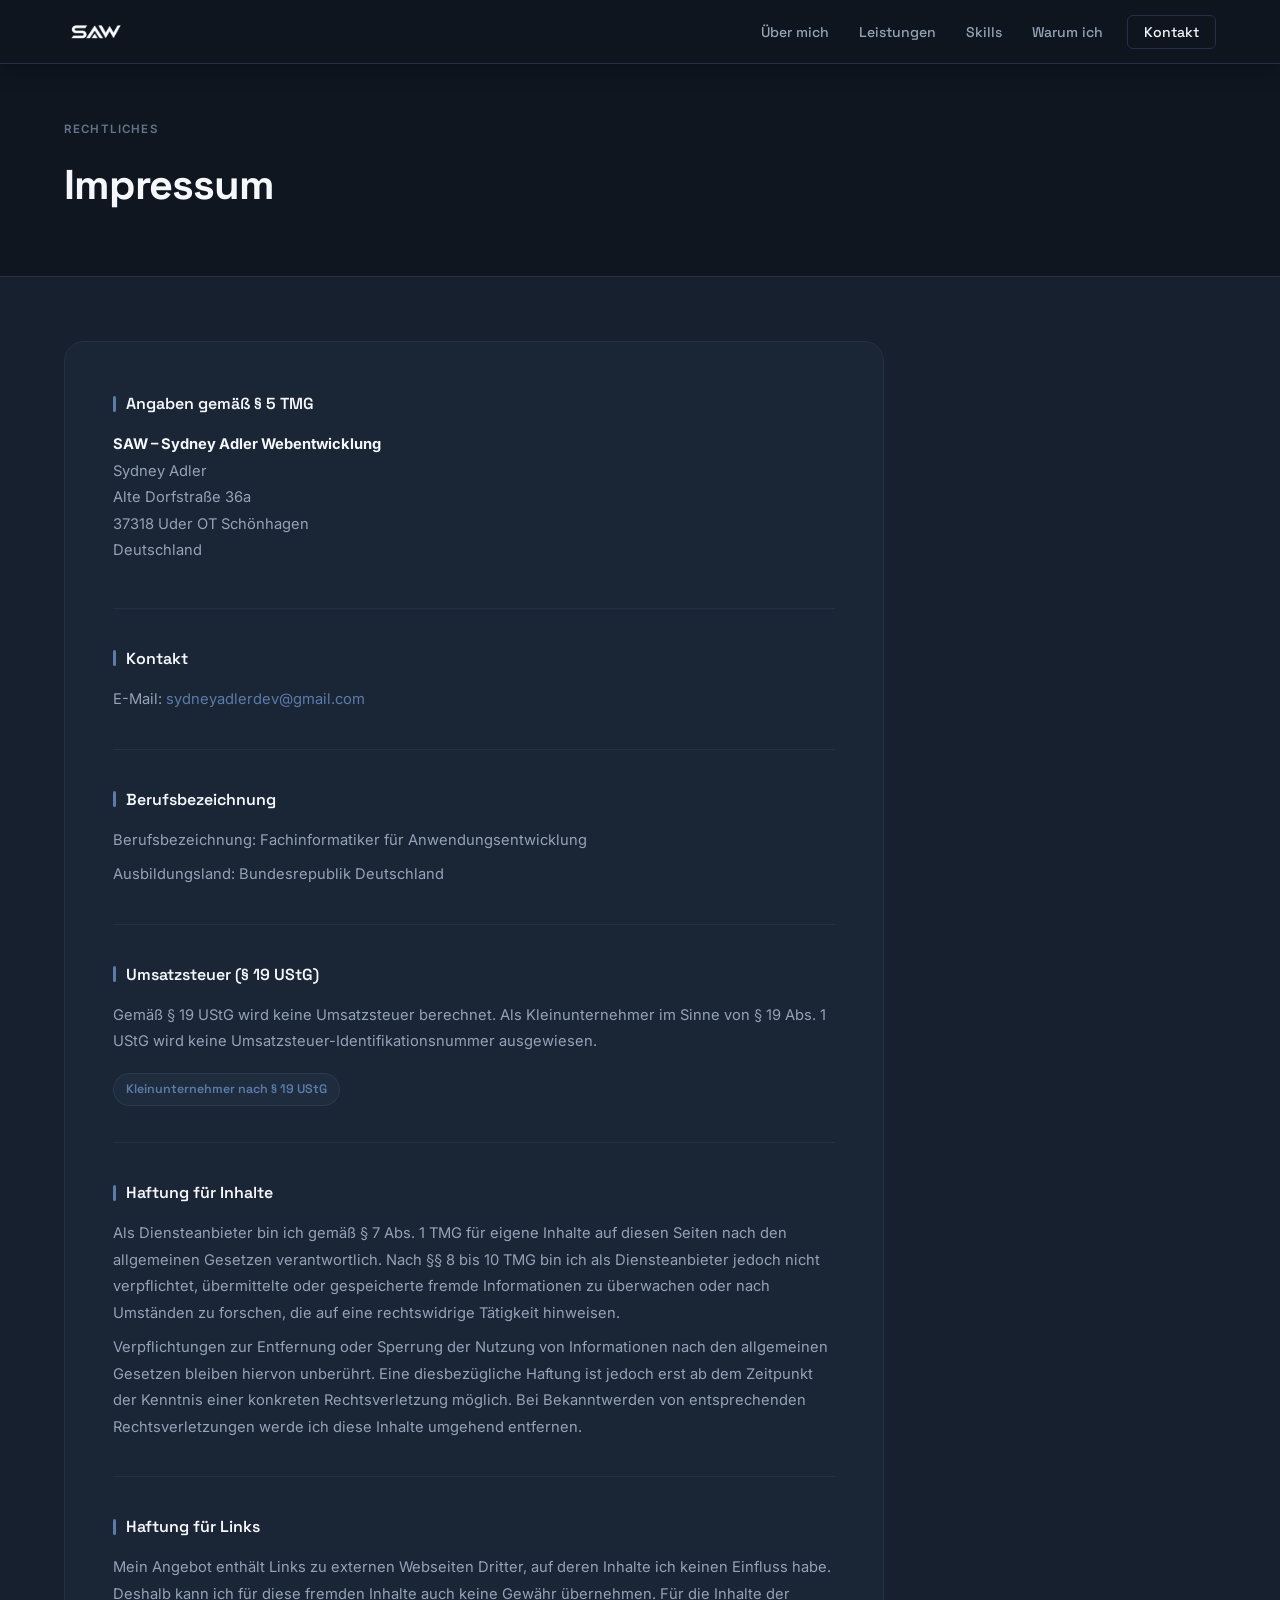
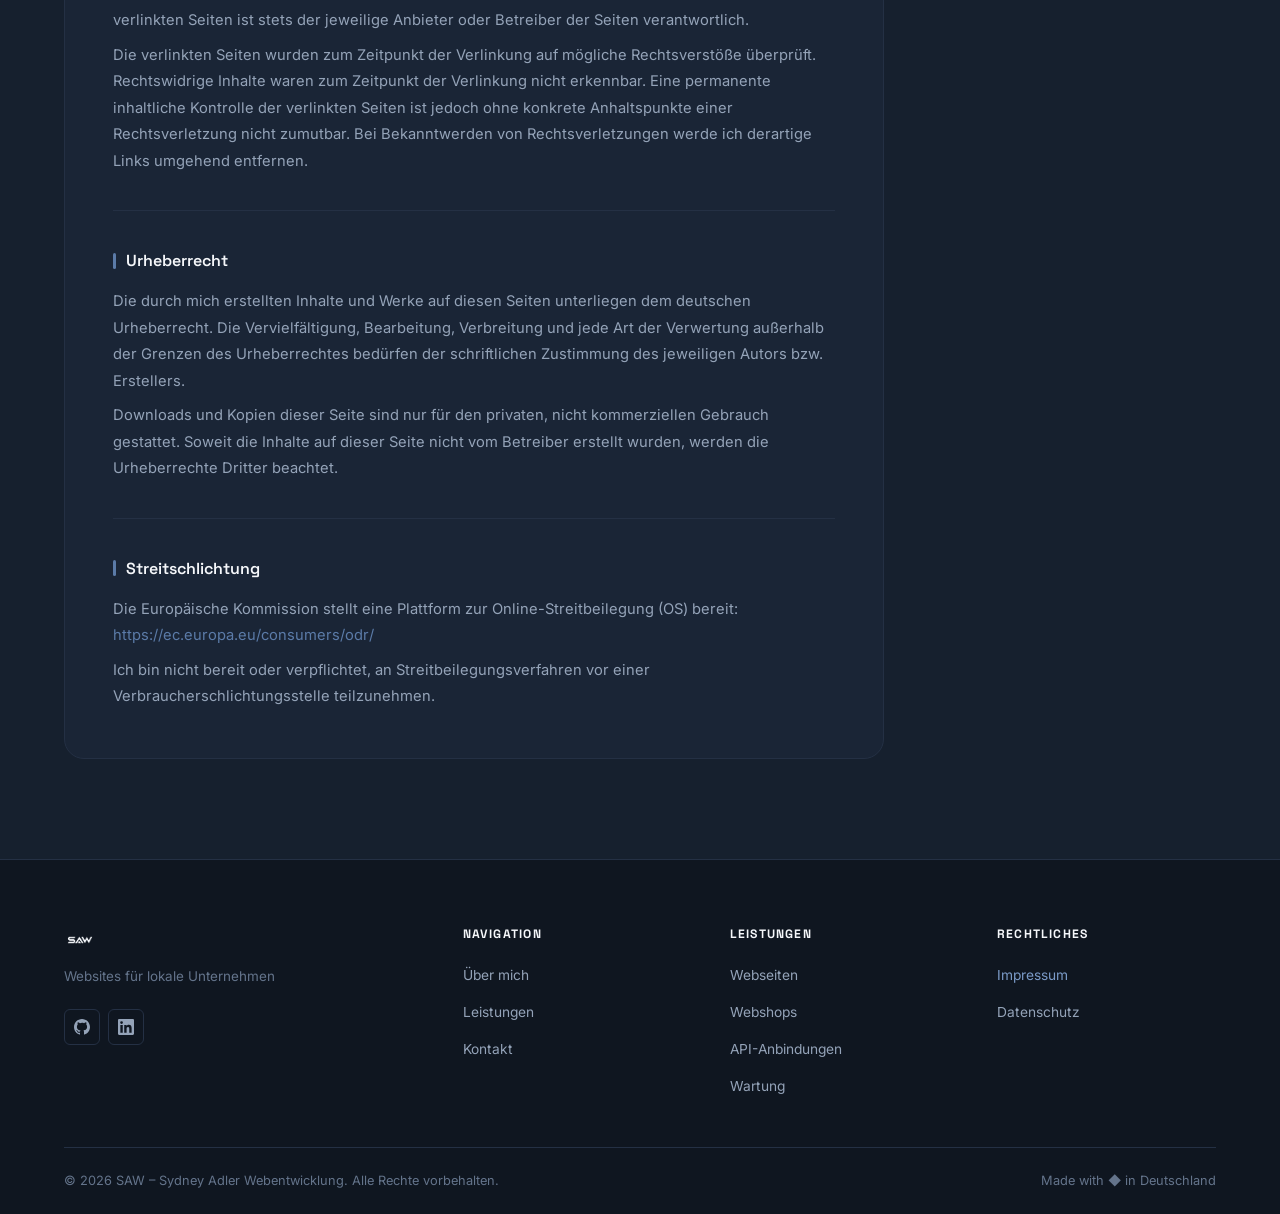
<file: Portfolio/impressum.html>
<!DOCTYPE html>
<html lang="de">
<head>
  <meta charset="UTF-8" />
  <meta name="viewport" content="width=device-width, initial-scale=1.0" />
  <!-- Impressum soll nicht von Suchmaschinen indexiert werden -->
  <meta name="robots" content="noindex, nofollow" />
  <title>Impressum | SAW – Sydney Adler Webentwicklung</title>
  <link rel="preconnect" href="https://fonts.googleapis.com" />
  <link rel="preconnect" href="https://fonts.gstatic.com" crossorigin />
  <link href="https://fonts.googleapis.com/css2?family=Space+Grotesk:wght@300;400;500;600;700&family=Inter:wght@300;400;500;600&display=swap" rel="stylesheet" />
  <link rel="stylesheet" href="style.css" />
  <link rel="icon" type="image/svg+xml" href="favicon.svg" />
</head>
<body>

  <!-- NAVBAR – Links zeigen zurück auf index.html -->
  <nav class="navbar scrolled" id="navbar">
    <div class="navbar__container">
      <a href="index.html" class="navbar__logo">
        <img src="assets/saw-logo.png" alt="SAW – Sydney Adler Webentwicklung" class="navbar__logo-img" />
      </a>
      <ul class="navbar__menu">
        <li><a href="index.html#about" class="navbar__link">Über mich</a></li>
        <li><a href="index.html#services" class="navbar__link">Leistungen</a></li>
        <li><a href="index.html#skills" class="navbar__link">Skills</a></li>
        <li><a href="index.html#why-me" class="navbar__link">Warum ich</a></li>
        <li><a href="index.html#contact" class="navbar__link navbar__link--cta">Kontakt</a></li>
      </ul>
      <button class="navbar__toggle" id="navbar-toggle" aria-label="Menü öffnen" aria-expanded="false">
        <span></span><span></span><span></span>
      </button>
    </div>
  </nav>

  <!-- MOBILE OVERLAY -->
  <div class="mobile-overlay" id="mobile-overlay">
    <button class="mobile-overlay__close" id="mobile-overlay-close" aria-label="Menü schließen">&#10005;</button>
    <ul class="mobile-overlay__menu">
      <li><a href="index.html#about" class="mobile-overlay__link">Über mich</a></li>
      <li><a href="index.html#services" class="mobile-overlay__link">Leistungen</a></li>
      <li><a href="index.html#skills" class="mobile-overlay__link">Skills</a></li>
      <li><a href="index.html#why-me" class="mobile-overlay__link">Warum ich</a></li>
      <li><a href="index.html#contact" class="mobile-overlay__link mobile-overlay__link--cta">Kontakt</a></li>
    </ul>
    <p class="mobile-overlay__brand">SAW – Sydney Adler Webentwicklung</p>
  </div>

  <!-- SEITENHEADER -->
  <div class="legal-hero">
    <div class="container">
      <p class="legal-hero__label">Rechtliches</p>
      <h1 class="legal-hero__title">Impressum</h1>
    </div>
  </div>

  <!-- INHALT -->
  <div class="legal-content">
    <div class="container">
      <div class="legal-card">

        <!-- Pflichtangaben nach § 5 TMG -->
        <div class="legal-section">
          <h2 class="legal-section__title">Angaben gemäß § 5 TMG</h2>
          <address>
            <strong>SAW – Sydney Adler Webentwicklung</strong><br />
            Sydney Adler<br />
            Alte Dorfstraße 36a<br />
            37318 Uder OT Schönhagen<br />
            Deutschland
          </address>
        </div>

        <!-- Kontakt -->
        <div class="legal-section">
          <h2 class="legal-section__title">Kontakt</h2>
          <p>E-Mail: <a href="mailto:sydneyadlerdev@gmail.com">sydneyadlerdev@gmail.com</a></p>
          <!-- <p>Telefon: +49 XXX XXXXXXXX</p> -->
        </div>

        <!-- Berufsbezeichnung -->
        <div class="legal-section">
          <h2 class="legal-section__title">Berufsbezeichnung</h2>
          <p>Berufsbezeichnung: Fachinformatiker für Anwendungsentwicklung</p>
          <p>Ausbildungsland: Bundesrepublik Deutschland</p>
        </div>

        <!-- Kleinunternehmer §19 UStG -->
        <div class="legal-section">
          <h2 class="legal-section__title">Umsatzsteuer (§ 19 UStG)</h2>
          <p>
            Gemäß § 19 UStG wird keine Umsatzsteuer berechnet. Als Kleinunternehmer
            im Sinne von § 19 Abs. 1 UStG wird keine Umsatzsteuer-Identifikationsnummer ausgewiesen.
          </p>
          <span class="legal-badge">Kleinunternehmer nach § 19 UStG</span>
        </div>

        <!-- Haftung für Inhalte -->
        <div class="legal-section">
          <h2 class="legal-section__title">Haftung für Inhalte</h2>
          <p>
            Als Diensteanbieter bin ich gemäß § 7 Abs. 1 TMG für eigene Inhalte auf diesen
            Seiten nach den allgemeinen Gesetzen verantwortlich. Nach §§ 8 bis 10 TMG bin ich
            als Diensteanbieter jedoch nicht verpflichtet, übermittelte oder gespeicherte
            fremde Informationen zu überwachen oder nach Umständen zu forschen, die auf eine
            rechtswidrige Tätigkeit hinweisen.
          </p>
          <p>
            Verpflichtungen zur Entfernung oder Sperrung der Nutzung von Informationen nach den
            allgemeinen Gesetzen bleiben hiervon unberührt. Eine diesbezügliche Haftung ist jedoch
            erst ab dem Zeitpunkt der Kenntnis einer konkreten Rechtsverletzung möglich. Bei
            Bekanntwerden von entsprechenden Rechtsverletzungen werde ich diese Inhalte umgehend entfernen.
          </p>
        </div>

        <!-- Haftung für Links -->
        <div class="legal-section">
          <h2 class="legal-section__title">Haftung für Links</h2>
          <p>
            Mein Angebot enthält Links zu externen Webseiten Dritter, auf deren Inhalte ich keinen
            Einfluss habe. Deshalb kann ich für diese fremden Inhalte auch keine Gewähr übernehmen.
            Für die Inhalte der verlinkten Seiten ist stets der jeweilige Anbieter oder Betreiber
            der Seiten verantwortlich.
          </p>
          <p>
            Die verlinkten Seiten wurden zum Zeitpunkt der Verlinkung auf mögliche Rechtsverstöße
            überprüft. Rechtswidrige Inhalte waren zum Zeitpunkt der Verlinkung nicht erkennbar.
            Eine permanente inhaltliche Kontrolle der verlinkten Seiten ist jedoch ohne konkrete
            Anhaltspunkte einer Rechtsverletzung nicht zumutbar. Bei Bekanntwerden von
            Rechtsverletzungen werde ich derartige Links umgehend entfernen.
          </p>
        </div>

        <!-- Urheberrecht -->
        <div class="legal-section">
          <h2 class="legal-section__title">Urheberrecht</h2>
          <p>
            Die durch mich erstellten Inhalte und Werke auf diesen Seiten unterliegen dem deutschen
            Urheberrecht. Die Vervielfältigung, Bearbeitung, Verbreitung und jede Art der Verwertung
            außerhalb der Grenzen des Urheberrechtes bedürfen der schriftlichen Zustimmung des
            jeweiligen Autors bzw. Erstellers.
          </p>
          <p>
            Downloads und Kopien dieser Seite sind nur für den privaten, nicht kommerziellen Gebrauch
            gestattet. Soweit die Inhalte auf dieser Seite nicht vom Betreiber erstellt wurden, werden
            die Urheberrechte Dritter beachtet.
          </p>
        </div>

        <!-- Streitschlichtung -->
        <div class="legal-section">
          <h2 class="legal-section__title">Streitschlichtung</h2>
          <p>
            Die Europäische Kommission stellt eine Plattform zur Online-Streitbeilegung (OS) bereit:
            <a href="https://ec.europa.eu/consumers/odr/" target="_blank" rel="noopener noreferrer">
              https://ec.europa.eu/consumers/odr/
            </a>
          </p>
          <p>
            Ich bin nicht bereit oder verpflichtet, an Streitbeilegungsverfahren vor einer
            Verbraucherschlichtungsstelle teilzunehmen.
          </p>
        </div>

      </div>
    </div>
  </div>

  <!-- FOOTER -->
  <footer class="footer">
    <div class="container">
      <div class="footer__grid">
        <div class="footer__brand">
          <a href="index.html" class="footer__logo">
            <img src="assets/saw-logo.png" alt="SAW – Sydney Adler Webentwicklung" class="footer__logo-img" />
          </a>
          <p class="footer__tagline">Websites für lokale Unternehmen</p>
          <div class="footer__social">
            <a href="https://github.com/sydneyadlr" class="footer__social-link" aria-label="GitHub" target="_blank" rel="noopener noreferrer">
              <svg xmlns="http://www.w3.org/2000/svg" width="16" height="16" viewBox="0 0 24 24" fill="currentColor" aria-hidden="true"><path d="M12 0C5.374 0 0 5.373 0 12c0 5.302 3.438 9.8 8.207 11.387.599.111.793-.261.793-.577v-2.234c-3.338.726-4.033-1.416-4.033-1.416-.546-1.387-1.333-1.756-1.333-1.756-1.089-.745.083-.729.083-.729 1.205.084 1.839 1.237 1.839 1.237 1.07 1.834 2.807 1.304 3.492.997.107-.775.418-1.305.762-1.604-2.665-.305-5.467-1.334-5.467-5.931 0-1.311.469-2.381 1.236-3.221-.124-.303-.535-1.524.117-3.176 0 0 1.008-.322 3.301 1.23A11.509 11.509 0 0 1 12 5.803c1.02.005 2.047.138 3.006.404 2.291-1.552 3.297-1.23 3.297-1.23.653 1.653.242 2.874.118 3.176.77.84 1.235 1.911 1.235 3.221 0 4.609-2.807 5.624-5.479 5.921.43.372.823 1.102.823 2.222v3.293c0 .319.192.694.801.576C20.566 21.797 24 17.3 24 12c0-6.627-5.373-12-12-12z"/></svg>
            </a>
            <a href="https://www.linkedin.com/in/sydney-adler-9482ab36b/" class="footer__social-link" aria-label="LinkedIn" target="_blank" rel="noopener noreferrer">
              <svg xmlns="http://www.w3.org/2000/svg" width="16" height="16" viewBox="0 0 24 24" fill="currentColor" aria-hidden="true"><path d="M20.447 20.452h-3.554v-5.569c0-1.328-.027-3.037-1.852-3.037-1.853 0-2.136 1.445-2.136 2.939v5.667H9.351V9h3.414v1.561h.046c.477-.9 1.637-1.85 3.37-1.85 3.601 0 4.267 2.37 4.267 5.455v6.286zM5.337 7.433a2.062 2.062 0 0 1-2.063-2.065 2.064 2.064 0 1 1 2.063 2.065zm1.782 13.019H3.555V9h3.564v11.452zM22.225 0H1.771C.792 0 0 .774 0 1.729v20.542C0 23.227.792 24 1.771 24h20.451C23.2 24 24 23.227 24 22.271V1.729C24 .774 23.2 0 22.222 0h.003z"/></svg>
            </a>
          </div>
        </div>
        <div class="footer__nav">
          <h4 class="footer__nav-title">Navigation</h4>
          <ul class="footer__nav-list">
            <li><a href="index.html#about">Über mich</a></li>
            <li><a href="index.html#services">Leistungen</a></li>
            <li><a href="index.html#contact">Kontakt</a></li>
          </ul>
        </div>
        <div class="footer__nav">
          <h4 class="footer__nav-title">Leistungen</h4>
          <ul class="footer__nav-list">
            <li><a href="index.html#services">Webseiten</a></li>
            <li><a href="index.html#services">Webshops</a></li>
            <li><a href="index.html#services">API-Anbindungen</a></li>
            <li><a href="index.html#services">Wartung</a></li>
          </ul>
        </div>
        <div class="footer__nav">
          <h4 class="footer__nav-title">Rechtliches</h4>
          <ul class="footer__nav-list">
            <li><a href="impressum.html" style="color: var(--accent-light)">Impressum</a></li>
            <li><a href="datenschutz.html">Datenschutz</a></li>
          </ul>
        </div>
      </div>
      <div class="footer__bottom">
        <p>&copy; 2026 SAW – Sydney Adler Webentwicklung. Alle Rechte vorbehalten.</p>
        <p class="footer__made">Made with &#9670; in Deutschland</p>
      </div>
    </div>
  </footer>

  <!-- Nur Mobile-Menü-Logik wird benötigt, kein Canvas/EmailJS -->
  <script>
    document.addEventListener('DOMContentLoaded', () => {
      const toggle   = document.getElementById('navbar-toggle');
      const overlay  = document.getElementById('mobile-overlay');
      const closeBtn = document.getElementById('mobile-overlay-close');
      const links    = document.querySelectorAll('.mobile-overlay__link');
      if (!toggle || !overlay) return;
      const open  = () => { overlay.classList.add('open');    toggle.classList.add('open');    toggle.setAttribute('aria-expanded', 'true');  document.body.style.overflow = 'hidden'; };
      const close = () => { overlay.classList.remove('open'); toggle.classList.remove('open'); toggle.setAttribute('aria-expanded', 'false'); document.body.style.overflow = '';       };
      toggle.addEventListener('click', () => overlay.classList.contains('open') ? close() : open());
      if (closeBtn) closeBtn.addEventListener('click', close);
      links.forEach(l => l.addEventListener('click', close));
      document.addEventListener('keydown', e => { if (e.key === 'Escape') close(); });
    });
  </script>
</body>
</html>
</file>
<file: Portfolio/style.css>
/* =============================================
   SAW – Sydney Adler Webentwicklung — Portfolio CSS
   Design: Professional & Calm — SAW Navy Palette
   ============================================= */

/* --- Custom Properties --- */
:root {
  --bg-primary:    #0f1620;
  --bg-secondary:  #16202e;
  --bg-card:       #1a2536;
  --navy:          #1e2a3f;
  --accent:        #5b7ba8;
  --accent-light:  #7b9bc8;
  --accent-bright: #4a90d9;
  --text-primary:  #f5f7fa;
  --text-secondary:#94a3b8;
  --text-muted:    #64748b;
  --border:        #243044;
  --glow:          rgba(91, 123, 168, 0.18);

  --radius-sm:  6px;
  --radius-md:  10px;
  --radius-lg:  16px;
  --radius-xl:  20px;

  --transition: 0.22s ease;

  --font-heading: 'Space Grotesk', sans-serif;
  --font-body:    'Inter', sans-serif;

  --navbar-height: 64px;
}

/* --- Reset & Base --- */
*, *::before, *::after { box-sizing: border-box; margin: 0; padding: 0; }

html {
  scroll-behavior: smooth;
  font-size: 16px;
  -webkit-text-size-adjust: 100%;
}

::-webkit-scrollbar              { width: 5px; }
::-webkit-scrollbar-track        { background: var(--bg-primary); }
::-webkit-scrollbar-thumb        { background: var(--border); border-radius: 3px; }
::-webkit-scrollbar-thumb:hover  { background: var(--accent); }
*                                { scrollbar-width: thin; scrollbar-color: var(--border) var(--bg-primary); }

::selection { background: rgba(91, 123, 168, 0.28); color: var(--text-primary); }

body {
  font-family: var(--font-body);
  background-color: var(--bg-primary);
  color: var(--text-primary);
  line-height: 1.7;
  overflow-x: hidden;
  -webkit-font-smoothing: antialiased;
}

a { text-decoration: none; color: inherit; }
ul { list-style: none; }
img { display: block; max-width: 100%; }
button { cursor: pointer; border: none; background: none; font-family: inherit; }
input, textarea { font-family: inherit; }

/* --- Utility --- */
.container {
  width: 100%;
  max-width: 1200px;
  margin: 0 auto;
  padding: 0 24px;
}

.section { padding: 120px 0; }

.gradient-text {
  color: var(--accent-light);
  -webkit-text-fill-color: var(--accent-light);
}

.section__label {
  display: block;
  font-size: 0.72rem;
  font-weight: 600;
  letter-spacing: 0.1em;
  text-transform: uppercase;
  color: var(--text-muted);
  margin-bottom: 12px;
}

.section__label::before {
  content: '▲';
  font-size: 0.5em;
  color: var(--accent);
  margin-right: 7px;
  vertical-align: middle;
  display: inline-block;
}

.section__title {
  font-family: var(--font-heading);
  font-size: clamp(1.9rem, 4vw, 2.8rem);
  font-weight: 700;
  line-height: 1.2;
  letter-spacing: -0.025em;
  color: var(--text-primary);
  margin-bottom: 14px;
}

.section__subtitle {
  font-size: 1rem;
  color: var(--text-secondary);
  max-width: 580px;
  line-height: 1.75;
}

.section__header { text-align: center; margin-bottom: 72px; }
.section__header .section__label    { text-align: center; }
.section__header .section__subtitle { margin: 0 auto; }

/* --- Scroll Reveal --- */
.scroll-reveal {
  opacity: 0;
  transition: opacity 0.5s ease;
}
.scroll-reveal.visible { opacity: 1; }

/* --- Hero Fade-in --- */
.animate-fade-up {
  opacity: 0;
  animation: fadeIn 0.5s ease forwards;
}

@keyframes fadeIn {
  to { opacity: 1; }
}

/* --- Buttons --- */
.btn {
  display: inline-flex;
  align-items: center;
  gap: 10px;
  padding: 13px 24px;
  border-radius: var(--radius-md);
  font-family: var(--font-heading);
  font-size: 0.92rem;
  font-weight: 600;
  letter-spacing: 0.01em;
  transition: background var(--transition), border-color var(--transition),
              color var(--transition), box-shadow var(--transition),
              transform var(--transition);
}

.btn--primary {
  background: var(--accent-bright);
  color: #fff;
  border: 1px solid var(--accent-bright);
}
.btn--primary:hover {
  background: var(--accent-light);
  border-color: var(--accent-light);
  transform: translateY(-2px);
  box-shadow: 0 6px 20px rgba(91, 123, 168, 0.28);
}

.btn--secondary {
  background: transparent;
  color: var(--text-primary);
  border: 1px solid var(--border);
}
.btn--secondary:hover {
  border-color: var(--accent);
  background: rgba(91, 123, 168, 0.06);
}

.btn--full { width: 100%; justify-content: center; }

/* =============================================
   NAVBAR
   ============================================= */
.navbar {
  position: fixed;
  top: 0; left: 0; right: 0;
  z-index: 1000;
  height: calc(var(--navbar-height) + env(safe-area-inset-top, 0px));
  padding-top: env(safe-area-inset-top, 0px);
  transition: background var(--transition), backdrop-filter var(--transition), border-color var(--transition), box-shadow var(--transition);
  background: rgba(15, 22, 32, 0.72);
  backdrop-filter: blur(12px);
  -webkit-backdrop-filter: blur(12px);
  border-bottom: 1px solid rgba(255, 255, 255, 0.05);
}
.navbar.scrolled {
  background: rgba(15, 22, 32, 0.92);
  backdrop-filter: blur(20px);
  -webkit-backdrop-filter: blur(20px);
  border-bottom-color: var(--border);
  box-shadow: 0 4px 24px rgba(0, 0, 0, 0.3);
}

.navbar__container {
  max-width: 1200px;
  margin: 0 auto;
  padding: 0 24px;
  height: 100%;
  display: flex;
  align-items: center;
  justify-content: space-between;
}

.navbar__logo {
  display: flex;
  align-items: center;
  transition: opacity var(--transition);
  flex-shrink: 0;
}
.navbar__logo:hover { opacity: 0.8; }

.navbar__logo-img {
  height: 64px;
  width: auto;
  display: block;
}

.navbar__menu {
  display: flex;
  align-items: center;
  gap: 2px;
}

.navbar__link {
  padding: 7px 14px;
  border-radius: var(--radius-sm);
  font-family: var(--font-heading);
  font-size: 0.88rem;
  font-weight: 500;
  color: var(--text-secondary);
  transition: color var(--transition), background var(--transition);
}
.navbar__link:hover  { color: var(--accent-light); }
.navbar__link.active { color: var(--text-primary); }

.navbar__link--cta {
  border: 1px solid var(--border);
  color: var(--text-primary);
  margin-left: 8px;
  padding: 7px 16px;
}
.navbar__link--cta:hover {
  border-color: var(--accent);
  color: var(--accent-light);
  background: rgba(91, 123, 168, 0.06);
}

.navbar__toggle {
  display: none;
  flex-direction: column;
  gap: 5px;
  width: 28px;
  padding: 4px 0;
}
.navbar__toggle span {
  display: block;
  width: 100%;
  height: 1.5px;
  background: var(--text-secondary);
  border-radius: 2px;
  transition: var(--transition);
}
.navbar__toggle:hover span { background: var(--text-primary); }
.navbar__toggle.open span:nth-child(1) { transform: translateY(6.5px) rotate(45deg); }
.navbar__toggle.open span:nth-child(2) { opacity: 0; }
.navbar__toggle.open span:nth-child(3) { transform: translateY(-6.5px) rotate(-45deg); }

/* Mobile Overlay */
.mobile-overlay {
  position: fixed;
  inset: 0;
  z-index: 1001;
  background: rgba(15, 22, 32, 0.97);
  backdrop-filter: blur(24px);
  -webkit-backdrop-filter: blur(24px);
  display: flex;
  flex-direction: column;
  align-items: center;
  justify-content: center;
  gap: 4px;
  opacity: 0;
  pointer-events: none;
  transition: opacity 0.3s ease;
}
.mobile-overlay.open { opacity: 1; pointer-events: auto; }

.mobile-overlay__close {
  position: absolute;
  top: calc(20px + env(safe-area-inset-top, 0px));
  right: calc(20px + env(safe-area-inset-right, 0px));
  font-size: 1.2rem;
  color: var(--text-muted);
  width: 40px;
  height: 40px;
  display: flex;
  align-items: center;
  justify-content: center;
  border-radius: var(--radius-sm);
  border: 1px solid var(--border);
  transition: var(--transition);
}
.mobile-overlay__close:hover { color: var(--text-primary); border-color: var(--accent); }

.mobile-overlay__link {
  display: block;
  padding: 12px 40px;
  font-family: var(--font-heading);
  font-size: 1.5rem;
  font-weight: 600;
  color: var(--text-secondary);
  border-radius: var(--radius-md);
  transition: color var(--transition);
  letter-spacing: -0.02em;
}
.mobile-overlay__link:hover { color: var(--text-primary); }
.mobile-overlay__link--cta  { color: var(--accent-bright); }

.mobile-overlay__brand {
  position: absolute;
  bottom: calc(28px + env(safe-area-inset-bottom, 0px));
  font-size: 0.75rem;
  color: var(--text-muted);
  letter-spacing: 0.1em;
  text-transform: uppercase;
}

/* =============================================
   HERO
   ============================================= */
.hero {
  position: relative;
  min-height: 100vh;
  min-height: 100svh;
  display: flex;
  align-items: center;
  overflow: hidden;
  background:
    radial-gradient(ellipse 70% 60% at 72% 38%, rgba(91, 123, 168, 0.11) 0%, transparent 60%),
    var(--bg-primary);
}

/* Subtile Dreieck-Deko im Hintergrund */
.hero::after {
  content: '';
  position: absolute;
  right: 7%;
  top: 16%;
  width: 0;
  height: 0;
  border-left: 220px solid transparent;
  border-right: 220px solid transparent;
  border-bottom: 400px solid rgba(91, 123, 168, 0.035);
  pointer-events: none;
  z-index: 0;
}

.hero__content {
  position: relative;
  z-index: 1;
  padding-top: calc(var(--navbar-height) + env(safe-area-inset-top, 0px) + 56px);
  padding-bottom: 96px;
  max-width: 720px;
}

.hero__title {
  font-family: var(--font-heading);
  font-size: clamp(2.6rem, 7vw, 4.8rem);
  font-weight: 700;
  line-height: 1.08;
  letter-spacing: -0.03em;
  color: var(--text-primary);
  margin-bottom: 24px;
}

.hero__subtitle {
  font-size: 1.05rem;
  color: var(--text-secondary);
  max-width: 520px;
  line-height: 1.8;
  margin-bottom: 40px;
}

.hero__buttons {
  display: flex;
  flex-wrap: wrap;
  gap: 12px;
  margin-bottom: 64px;
}

.hero__stats {
  display: flex;
  align-items: center;
  gap: 32px;
  flex-wrap: wrap;
}

.hero__stat-number {
  display: block;
  font-family: var(--font-heading);
  font-size: 1.6rem;
  font-weight: 700;
  color: var(--text-primary);
  line-height: 1;
  letter-spacing: -0.03em;
}
.hero__stat-label {
  display: block;
  font-size: 0.78rem;
  color: var(--text-muted);
  margin-top: 4px;
}

.hero__stat-divider {
  width: 1px;
  height: 28px;
  background: var(--border);
}

.hero__scroll-indicator {
  position: absolute;
  bottom: 32px;
  left: 50%;
  transform: translateX(-50%);
  display: flex;
  flex-direction: column;
  align-items: center;
  gap: 6px;
  color: var(--text-muted);
  font-size: 0.68rem;
  letter-spacing: 0.12em;
  text-transform: uppercase;
  z-index: 1;
}

.hero__scroll-line {
  width: 1px;
  height: 36px;
  background: linear-gradient(to bottom, var(--border), transparent);
}

/* =============================================
   ABOUT
   ============================================= */
.about { background: var(--bg-secondary); }

.about__grid {
  display: grid;
  grid-template-columns: 1fr 1.5fr;
  gap: 80px;
  align-items: center;
}

.about__visual { position: relative; }

.about__image-frame {
  position: relative;
  width: 280px;
  margin: 0 auto;
}

.about__image-placeholder {
  width: 240px;
  height: 240px;
  border-radius: 50%;
  background: var(--bg-card);
  border: 1px solid var(--border);
  display: flex;
  align-items: center;
  justify-content: center;
  margin: 0 auto;
}

.about__initials {
  font-family: var(--font-heading);
  font-size: 4rem;
  font-weight: 700;
  color: var(--accent);
}

.about__image-glow {
  position: absolute;
  inset: -10px;
  border-radius: 50%;
  background: radial-gradient(ellipse at center, rgba(91, 123, 168, 0.06), transparent 65%);
  pointer-events: none;
}

.about__badge-card {
  position: absolute;
  background: var(--bg-card);
  border: 1px solid var(--border);
  border-radius: var(--radius-md);
  padding: 8px 14px;
  font-family: var(--font-heading);
  font-size: 0.8rem;
  font-weight: 500;
  color: var(--text-secondary);
  white-space: nowrap;
  box-shadow: 0 4px 16px rgba(0,0,0,0.3);
  display: flex;
  align-items: center;
  gap: 7px;
}
.about__badge-card--1 { top: 10px; right: 0; }
.about__badge-card--2 { bottom: 20px; left: 0; }
.about__badge-icon    { color: var(--accent); }

.about__text {
  color: var(--text-secondary);
  margin-bottom: 14px;
  font-size: 0.97rem;
  line-height: 1.75;
}

.about__highlights {
  display: grid;
  grid-template-columns: 1fr 1fr;
  gap: 10px;
  margin-top: 28px;
}

.about__highlight {
  display: flex;
  align-items: center;
  gap: 10px;
  font-size: 0.86rem;
  font-weight: 500;
  color: var(--text-secondary);
}

/* Dreieck statt Punkt */
.about__highlight-dot {
  width: 0;
  height: 0;
  border-left: 4px solid transparent;
  border-right: 4px solid transparent;
  border-bottom: 7px solid var(--accent);
  flex-shrink: 0;
}

/* =============================================
   SERVICES
   ============================================= */
.services { background: var(--bg-primary); }

.services__grid {
  display: grid;
  grid-template-columns: repeat(3, 1fr);
  gap: 16px;
}

.service-card {
  background: var(--bg-card);
  border: 1px solid var(--border);
  border-radius: var(--radius-lg);
  padding: 24px;
  transition: border-color var(--transition), box-shadow var(--transition), transform var(--transition);
  display: flex;
  flex-direction: column;
}
.service-card:hover {
  border-color: var(--accent);
  box-shadow: 0 8px 30px var(--glow);
  transform: translateY(-4px);
}

.service-card__icon-wrap {
  width: 40px;
  height: 40px;
  border-radius: var(--radius-sm);
  background: rgba(91, 123, 168, 0.08);
  display: flex;
  align-items: center;
  justify-content: center;
  margin-bottom: 18px;
  flex-shrink: 0;
}

.service-card__icon {
  font-size: 1rem;
  color: var(--accent);
}

.service-card__title {
  font-family: var(--font-heading);
  font-size: 0.97rem;
  font-weight: 600;
  color: var(--text-primary);
  margin-bottom: 8px;
  letter-spacing: -0.01em;
}

.service-card__text {
  font-size: 0.86rem;
  color: var(--text-secondary);
  line-height: 1.7;
  margin-bottom: 18px;
  flex: 1;
}

.service-card__tags {
  display: flex;
  flex-wrap: wrap;
  gap: 5px;
}
.service-card__tags span {
  padding: 2px 8px;
  border-radius: 4px;
  font-size: 0.7rem;
  font-weight: 500;
  font-family: var(--font-heading);
  border: 1px solid var(--border);
  color: var(--text-muted);
  background: transparent;
}

/* =============================================
   SKILLS
   ============================================= */
.skills { background: var(--bg-secondary); }

.skills__grid {
  display: grid;
  grid-template-columns: repeat(3, 1fr);
  gap: 12px;
}

.skill-card {
  background: var(--bg-card);
  border: 1px solid var(--border);
  border-radius: var(--radius-md);
  padding: 18px 20px;
  transition: border-color var(--transition);
}
.skill-card:hover { border-color: var(--accent); }

.skill-card__header {
  display: flex;
  align-items: center;
  gap: 10px;
  margin-bottom: 12px;
}

.skill-card__dot {
  width: 8px;
  height: 8px;
  border-radius: 50%;
  flex-shrink: 0;
}

.skill-card__name {
  font-family: var(--font-heading);
  font-size: 0.9rem;
  font-weight: 600;
  color: var(--text-primary);
  flex: 1;
}

.skill-card__level {
  font-size: 0.7rem;
  font-weight: 500;
  color: var(--text-muted);
}

.skill-card__bar {
  height: 3px;
  background: var(--bg-primary);
  border-radius: 3px;
  overflow: hidden;
}

.skill-card__fill {
  height: 100%;
  width: 0;
  border-radius: 3px;
  background: var(--accent);
  transition: width 1.2s cubic-bezier(0.16, 1, 0.3, 1);
}

/* =============================================
   PAIN POINTS
   ============================================= */
.pain-points { background: var(--bg-secondary); }

.pain-points__grid {
  display: grid;
  grid-template-columns: repeat(4, 1fr);
  gap: 16px;
  margin-bottom: 48px;
}

.pain-card {
  background: var(--bg-card);
  border: 1px solid var(--border);
  border-radius: var(--radius-lg);
  padding: 24px;
  display: flex;
  flex-direction: column;
  gap: 14px;
  transition: border-color var(--transition);
}
.pain-card:hover { border-color: var(--accent); }

.pain-card__icon {
  width: 36px;
  height: 36px;
  border-radius: var(--radius-sm);
  background: rgba(239, 68, 68, 0.08);
  border: 1px solid rgba(239, 68, 68, 0.15);
  display: flex;
  align-items: center;
  justify-content: center;
  font-size: 1rem;
  font-weight: 700;
  color: #f87171;
  flex-shrink: 0;
}

.pain-card__text {
  font-size: 0.9rem;
  color: var(--text-secondary);
  line-height: 1.7;
}

.pain-points__closing {
  text-align: center;
  font-size: 1rem;
  font-weight: 500;
  color: var(--text-secondary);
  padding: 0 24px;
}

/* =============================================
   PRICING
   ============================================= */
.pricing { background: var(--bg-primary); }

.pricing__grid {
  display: grid;
  grid-template-columns: repeat(3, 1fr);
  gap: 20px;
  align-items: start;
  margin-bottom: 32px;
}

.pricing-card {
  background: var(--bg-card);
  border: 1px solid var(--border);
  border-radius: var(--radius-xl);
  padding: 32px 28px;
  display: flex;
  flex-direction: column;
  gap: 24px;
  position: relative;
  transition: border-color var(--transition), box-shadow var(--transition), transform var(--transition);
}
.pricing-card:hover {
  border-color: var(--accent);
  box-shadow: 0 8px 30px var(--glow);
  transform: translateY(-4px);
}

.pricing-card--featured {
  border-color: var(--accent);
  background: var(--bg-secondary);
  box-shadow: 0 0 0 1px rgba(91, 123, 168, 0.2), 0 8px 32px rgba(91, 123, 168, 0.1);
}
.pricing-card--featured:hover {
  border-color: var(--accent-light);
  box-shadow: 0 0 0 1px rgba(91, 123, 168, 0.35), 0 12px 40px rgba(91, 123, 168, 0.15);
}

.pricing-card__badge {
  display: inline-block;
  padding: 4px 12px;
  border-radius: 50px;
  background: rgba(74, 144, 217, 0.12);
  border: 1px solid rgba(74, 144, 217, 0.28);
  font-size: 0.72rem;
  font-weight: 700;
  font-family: var(--font-heading);
  color: var(--accent-bright);
  letter-spacing: 0.06em;
  text-transform: uppercase;
  width: fit-content;
}

.pricing-card__name {
  font-family: var(--font-heading);
  font-size: 1.1rem;
  font-weight: 700;
  color: var(--text-primary);
  letter-spacing: -0.01em;
}

.pricing-card__price {
  font-family: var(--font-heading);
  font-size: 1rem;
  color: var(--text-secondary);
}
.pricing-card__price strong {
  font-size: 2rem;
  font-weight: 700;
  color: var(--text-primary);
  letter-spacing: -0.03em;
}
.pricing-card__period {
  font-size: 0.85rem;
  color: var(--text-muted);
}

.pricing-card__features {
  list-style: none;
  display: flex;
  flex-direction: column;
  gap: 10px;
  flex: 1;
}
.pricing-card__features li {
  font-size: 0.88rem;
  color: var(--text-secondary);
  padding-left: 16px;
  position: relative;
  line-height: 1.5;
}
/* Dreieck-Bullet statt Kreis */
.pricing-card__features li::before {
  content: '';
  position: absolute;
  left: 0;
  top: 5px;
  width: 0;
  height: 0;
  border-left: 3px solid transparent;
  border-right: 3px solid transparent;
  border-bottom: 6px solid var(--accent);
}

.pricing__note {
  text-align: center;
  font-size: 0.88rem;
  color: var(--text-muted);
  line-height: 1.7;
}

/* =============================================
   PROCESS
   ============================================= */
.process { background: var(--bg-secondary); }

.process__steps {
  display: grid;
  grid-template-columns: repeat(3, 1fr);
  gap: 24px;
}

.process-step {
  background: var(--bg-card);
  border: 1px solid var(--border);
  border-radius: var(--radius-xl);
  padding: 36px 28px 32px;
  display: flex;
  flex-direction: column;
  gap: 12px;
  transition: border-color var(--transition), box-shadow var(--transition), transform var(--transition);
}
.process-step:hover {
  border-color: var(--accent);
  box-shadow: 0 8px 30px var(--glow);
  transform: translateY(-4px);
}

.process-step__number {
  font-family: var(--font-heading);
  font-size: 2.4rem;
  font-weight: 700;
  color: var(--accent);
  opacity: 0.4;
  line-height: 1;
  letter-spacing: -0.04em;
  margin-bottom: 4px;
  display: flex;
  align-items: baseline;
  gap: 6px;
}

/* Dreieck-Akzent neben der Schritt-Nummer */
.process-step__number::after {
  content: '▲';
  font-size: 0.32em;
  color: var(--accent);
  opacity: 0.7;
  letter-spacing: 0;
}

.process-step__title {
  font-family: var(--font-heading);
  font-size: 1.05rem;
  font-weight: 600;
  color: var(--text-primary);
  letter-spacing: -0.01em;
}

.process-step__text {
  font-size: 0.88rem;
  color: var(--text-secondary);
  line-height: 1.75;
}

/* =============================================
   FAQ
   ============================================= */
.faq { background: var(--bg-primary); }

.faq__list {
  max-width: 780px;
  margin: 0 auto;
  display: flex;
  flex-direction: column;
}

.faq-item {
  border-bottom: 1px solid var(--border);
}
.faq-item:first-child { border-top: 1px solid var(--border); }

.faq-item__question {
  width: 100%;
  display: flex;
  align-items: center;
  justify-content: space-between;
  gap: 16px;
  padding: 22px 0;
  text-align: left;
  font-family: var(--font-heading);
  font-size: 0.97rem;
  font-weight: 600;
  color: var(--text-primary);
  cursor: pointer;
  transition: color var(--transition);
}
.faq-item__question:hover { color: var(--accent-light); }

.faq-item__icon {
  width: 28px;
  height: 28px;
  border-radius: 50%;
  border: 1px solid var(--border);
  flex-shrink: 0;
  display: flex;
  align-items: center;
  justify-content: center;
  transition: background var(--transition), border-color var(--transition);
  position: relative;
}
.faq-item__icon::before,
.faq-item__icon::after {
  content: '';
  position: absolute;
  background: var(--text-secondary);
  border-radius: 2px;
  transition: opacity 0.2s ease, transform 0.25s ease;
}
.faq-item__icon::before { width: 10px; height: 1.5px; }
.faq-item__icon::after  { width: 1.5px; height: 10px; }

.faq-item--open .faq-item__icon {
  background: rgba(91, 123, 168, 0.08);
  border-color: var(--accent);
}
.faq-item--open .faq-item__icon::after  { transform: rotate(90deg); opacity: 0; }
.faq-item--open .faq-item__icon::before { background: var(--accent); }
.faq-item--open .faq-item__question     { color: var(--accent-light); }

.faq-item__answer {
  max-height: 0;
  overflow: hidden;
  transition: max-height 0.35s cubic-bezier(0.16, 1, 0.3, 1);
}
.faq-item--open .faq-item__answer { max-height: 300px; }

.faq-item__answer p {
  font-size: 0.92rem;
  color: var(--text-secondary);
  line-height: 1.8;
  padding-bottom: 22px;
}

/* =============================================
   WHY ME
   ============================================= */
.why-me { background: var(--bg-secondary); }

.why-me__grid {
  display: grid;
  grid-template-columns: repeat(3, 1fr);
  gap: 16px;
}

.why-card {
  background: var(--bg-card);
  border: 1px solid var(--border);
  border-radius: var(--radius-lg);
  padding: 24px;
  transition: border-color var(--transition), box-shadow var(--transition), transform var(--transition);
}
.why-card:hover {
  border-color: var(--accent);
  box-shadow: 0 8px 30px var(--glow);
  transform: translateY(-4px);
}

.why-card__icon {
  font-size: 1.3rem;
  color: var(--accent);
  margin-bottom: 14px;
  display: block;
  opacity: 0.85;
}

.why-card__title {
  font-family: var(--font-heading);
  font-size: 0.97rem;
  font-weight: 600;
  color: var(--text-primary);
  margin-bottom: 8px;
  letter-spacing: -0.01em;
}

.why-card__text {
  font-size: 0.86rem;
  color: var(--text-secondary);
  line-height: 1.7;
}

/* =============================================
   CONTACT
   ============================================= */
.contact { background: var(--bg-primary); }

.contact__grid {
  display: grid;
  grid-template-columns: 1fr 1.2fr;
  gap: 80px;
  align-items: start;
}

.contact__text {
  color: var(--text-secondary);
  font-size: 1rem;
  line-height: 1.75;
  margin-bottom: 32px;
}

.contact__details { display: flex; flex-direction: column; gap: 18px; margin-bottom: 32px; }
.contact__detail  { display: flex; align-items: flex-start; gap: 14px; }

.contact__detail-icon {
  font-size: 0.9rem;
  color: var(--accent);
  opacity: 0.8;
  width: 18px;
  flex-shrink: 0;
  margin-top: 3px;
}

.contact__detail-body  { display: flex; flex-direction: column; gap: 2px; }
.contact__detail-label { font-size: 0.72rem; color: var(--text-muted); letter-spacing: 0.08em; text-transform: uppercase; }
.contact__detail-value { font-size: 0.92rem; font-weight: 500; color: var(--text-primary); }

.contact__social { display: flex; gap: 10px; }
.contact__social-link {
  width: 40px;
  height: 40px;
  border-radius: var(--radius-sm);
  border: 1px solid var(--border);
  background: var(--bg-card);
  display: flex;
  align-items: center;
  justify-content: center;
  color: var(--text-muted);
  transition: var(--transition);
}
.contact__social-link:hover {
  border-color: var(--accent);
  color: var(--accent-light);
}

/* Form */
.contact-form { display: flex; flex-direction: column; gap: 18px; }
.form-group   { display: flex; flex-direction: column; gap: 6px; }

.form-label {
  font-family: var(--font-heading);
  font-size: 0.8rem;
  font-weight: 600;
  color: var(--text-secondary);
  letter-spacing: 0.03em;
}

.form-input, .form-textarea {
  background: var(--bg-secondary);
  border: 1px solid var(--border);
  border-radius: var(--radius-md);
  padding: 12px 16px;
  font-size: 0.92rem;
  color: var(--text-primary);
  width: 100%;
  transition: border-color var(--transition), box-shadow var(--transition);
  outline: none;
  resize: none;
}
.form-input::placeholder, .form-textarea::placeholder { color: var(--text-muted); }
.form-input:focus, .form-textarea:focus {
  border-color: var(--accent);
  box-shadow: 0 0 0 2px rgba(91, 123, 168, 0.14);
}
.form-input.error, .form-textarea.error { border-color: #ef4444; }
.form-error { font-size: 0.76rem; color: #ef4444; min-height: 16px; }

.form-success {
  display: none;
  align-items: center;
  gap: 8px;
  padding: 12px 16px;
  border-radius: var(--radius-md);
  background: rgba(34, 197, 94, 0.06);
  border: 1px solid rgba(34, 197, 94, 0.2);
  color: #86efac;
  font-size: 0.88rem;
  font-weight: 500;
}
.form-success.visible { display: flex; }

/* =============================================
   FOOTER
   ============================================= */
.footer {
  background: var(--bg-primary);
  border-top: 1px solid var(--border);
  padding: 64px 0 0;
}

.footer__grid {
  display: grid;
  grid-template-columns: 1.6fr 1fr 1fr 1fr;
  gap: 48px;
  padding-bottom: 48px;
  border-bottom: 1px solid var(--border);
}

.footer__logo {
  display: flex;
  align-items: center;
  margin-bottom: 10px;
  transition: opacity var(--transition);
}
.footer__logo:hover { opacity: 0.8; }

.footer__logo-img {
  height: 32px;
  width: auto;
  display: block;
}

.footer__tagline {
  font-size: 0.84rem;
  color: var(--text-muted);
  margin-bottom: 22px;
  line-height: 1.6;
}

.footer__social { display: flex; gap: 8px; }
.footer__social-link {
  width: 36px;
  height: 36px;
  border-radius: var(--radius-sm);
  border: 1px solid var(--border);
  display: flex;
  align-items: center;
  justify-content: center;
  color: var(--text-secondary);
  transition: var(--transition);
}
.footer__social-link:hover {
  color: var(--accent-light);
  border-color: var(--accent);
}

.footer__nav-title {
  font-family: var(--font-heading);
  font-size: 0.76rem;
  font-weight: 700;
  letter-spacing: 0.1em;
  text-transform: uppercase;
  color: var(--text-primary);
  margin-bottom: 16px;
}

.footer__nav-list { display: flex; flex-direction: column; gap: 10px; }
.footer__nav-list a { font-size: 0.86rem; color: var(--text-secondary); transition: color var(--transition); }
.footer__nav-list a:hover { color: var(--accent-light); }

.footer__bottom {
  padding: 22px 0;
  display: flex;
  align-items: center;
  justify-content: space-between;
  flex-wrap: wrap;
  gap: 8px;
}
.footer__bottom p { font-size: 0.8rem; color: var(--text-muted); }
.footer__made     { color: var(--text-muted); }

/* =============================================
   BUTTON — Ladeanimation
   ============================================= */
.btn-spinner {
  width: 15px;
  height: 15px;
  border: 1.5px solid rgba(255, 255, 255, 0.3);
  border-top-color: #fff;
  border-radius: 50%;
  animation: spin 0.65s linear infinite;
  flex-shrink: 0;
}

@keyframes spin {
  to { transform: rotate(360deg); }
}

.btn--loading { pointer-events: none; opacity: 0.8; }

/* =============================================
   FORMULAR — Globale Fehlermeldung
   ============================================= */
.form-error-global {
  display: none;
  align-items: flex-start;
  gap: 8px;
  padding: 12px 16px;
  border-radius: var(--radius-md);
  background: rgba(239, 68, 68, 0.06);
  border: 1px solid rgba(239, 68, 68, 0.2);
  color: #fca5a5;
  font-size: 0.86rem;
  line-height: 1.6;
}
.form-error-global strong { color: var(--accent-light); font-weight: 600; }
.form-error-global.visible { display: flex; }

/* =============================================
   LEGAL PAGES (impressum.html / datenschutz.html)
   ============================================= */
.legal-hero {
  padding: calc(var(--navbar-height) + env(safe-area-inset-top, 0px) + 56px) 0 56px;
  background: var(--bg-primary);
  border-bottom: 1px solid var(--border);
}

.legal-hero__label {
  display: block;
  font-size: 0.72rem;
  font-weight: 600;
  letter-spacing: 0.1em;
  text-transform: uppercase;
  color: var(--text-muted);
  margin-bottom: 10px;
}

.legal-hero__title {
  font-family: var(--font-heading);
  font-size: clamp(1.8rem, 4vw, 2.6rem);
  font-weight: 700;
  color: var(--text-primary);
  letter-spacing: -0.025em;
}

.legal-content {
  padding: 64px 0 100px;
  background: var(--bg-secondary);
}

.legal-card {
  background: var(--bg-card);
  border: 1px solid var(--border);
  border-radius: var(--radius-xl);
  padding: 48px;
  max-width: 820px;
}

.legal-section {
  margin-bottom: 36px;
  padding-bottom: 36px;
  border-bottom: 1px solid var(--border);
}
.legal-section:last-child { margin-bottom: 0; padding-bottom: 0; border-bottom: none; }

.legal-section__title {
  font-family: var(--font-heading);
  font-size: 1rem;
  font-weight: 600;
  color: var(--text-primary);
  margin-bottom: 14px;
  display: flex;
  align-items: center;
  gap: 10px;
}
.legal-section__title::before {
  content: '';
  display: block;
  width: 3px;
  height: 16px;
  background: var(--accent);
  border-radius: 3px;
  flex-shrink: 0;
}

.legal-section p,
.legal-section address { font-size: 0.92rem; color: var(--text-secondary); line-height: 1.8; font-style: normal; margin-bottom: 8px; }
.legal-section p:last-child { margin-bottom: 0; }
.legal-section strong     { color: var(--text-primary); }
.legal-section a          { color: var(--accent); transition: color var(--transition); }
.legal-section a:hover    { color: var(--accent-light); }

.legal-badge {
  display: inline-block;
  padding: 5px 12px;
  border-radius: 50px;
  background: rgba(91, 123, 168, 0.08);
  border: 1px solid rgba(91, 123, 168, 0.18);
  font-size: 0.78rem;
  font-weight: 600;
  font-family: var(--font-heading);
  color: var(--accent);
  margin-top: 10px;
}

/* =============================================
   RESPONSIVE
   ============================================= */

@media (max-width: 1024px) {
  .pain-points__grid { grid-template-columns: repeat(2, 1fr); }
  .pricing__grid     { grid-template-columns: repeat(3, 1fr); }
  .process__steps    { grid-template-columns: repeat(3, 1fr); }
  .services__grid    { grid-template-columns: repeat(2, 1fr); }
  .skills__grid      { grid-template-columns: repeat(2, 1fr); }
  .why-me__grid      { grid-template-columns: repeat(2, 1fr); }
  .footer__grid      { grid-template-columns: 1fr 1fr; }

  .about__grid {
    grid-template-columns: 1fr;
    gap: 48px;
    text-align: center;
  }
  .about__image-frame { margin: 0 auto; }
  .about__highlights  { justify-items: start; text-align: left; max-width: 380px; margin: 28px auto 0; }

  .contact__grid { grid-template-columns: 1fr; gap: 48px; }

  .legal-card { padding: 36px 28px; }
}

@media (max-width: 768px) {
  .section { padding: 80px 0; }

  .navbar__menu   { display: none; }
  .navbar__toggle { display: flex; }

  .hero { align-items: flex-start; }
  .hero__content { padding-top: 74px; }
  .hero__title   { font-size: clamp(2rem, 9vw, 3.2rem); }
  .hero__buttons { flex-direction: column; align-items: flex-start; }
  .hero__stats   { gap: 20px; }

  .pain-points__grid { grid-template-columns: 1fr 1fr; }
  .pricing__grid     { grid-template-columns: 1fr; }
  .process__steps    { grid-template-columns: 1fr; }

  .services__grid { grid-template-columns: 1fr; }
  .why-me__grid   { grid-template-columns: 1fr; }
  .about__highlights { grid-template-columns: 1fr; }

  .footer__grid   { grid-template-columns: 1fr 1fr; }
  .footer__bottom { flex-direction: column; text-align: center; }

  .legal-card { padding: 24px 18px; }
}

@media (max-width: 480px) {
  .container { padding-left: 16px; padding-right: 16px; }
  .section   { padding: 64px 0; }
  .skills__grid { grid-template-columns: 1fr; }
  .footer__grid { grid-template-columns: 1fr; }
  .hero__stat-divider { display: none; }
  .hero__stats { flex-direction: column; align-items: flex-start; gap: 14px; }
  .about__image-placeholder { width: 200px; height: 200px; }
  .pain-points__grid { grid-template-columns: 1fr; }
  .pricing-card { padding: 28px 20px; }
  .pricing-card__price strong { font-size: 1.7rem; }
  .hero::after { display: none; }
}

/* =============================================
   PREFERS REDUCED MOTION
   ============================================= */
@media (prefers-reduced-motion: reduce) {
  .scroll-reveal    { opacity: 1; transition: none; }
  .animate-fade-up  { animation: none; opacity: 1; }
  .skill-card__fill { transition: none; }
  .btn,
  .service-card,
  .why-card,
  .pricing-card,
  .process-step     { transition: none; }
}
</file>
